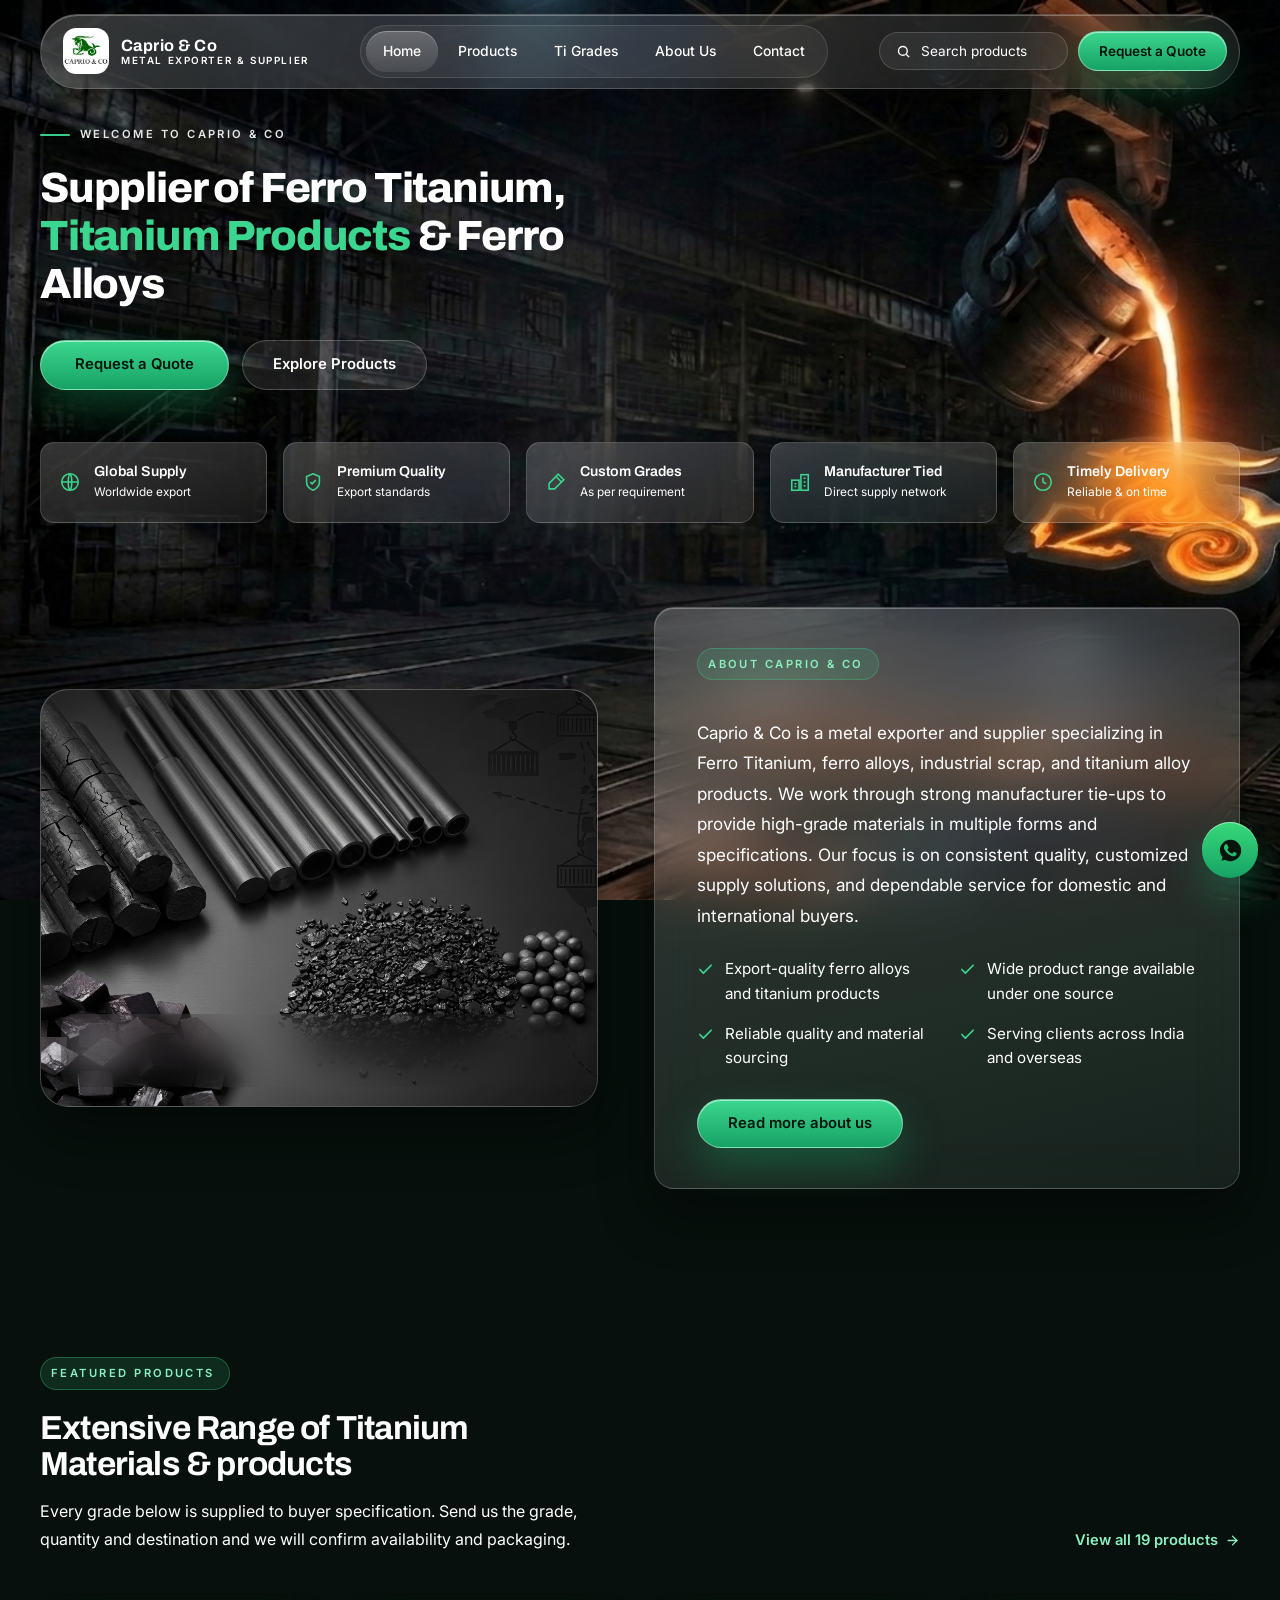
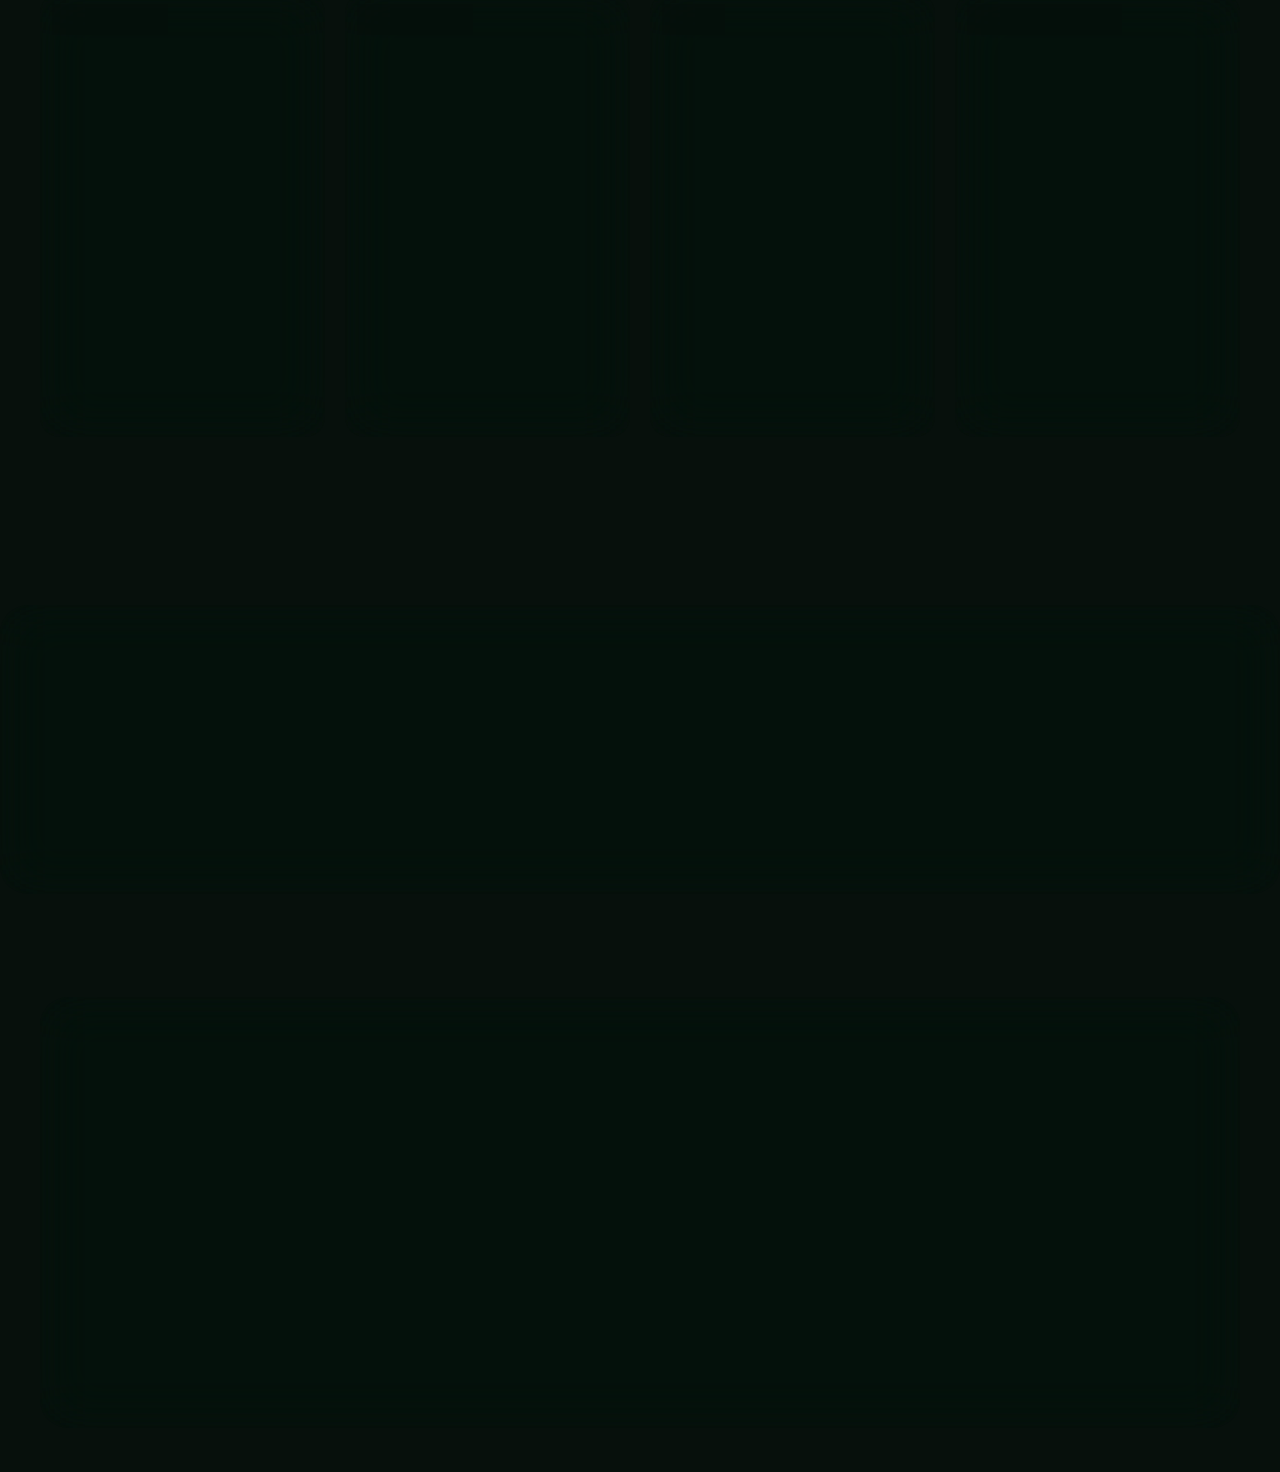
<file: index.html>
<!DOCTYPE html>
<html lang="en">
<head>
<meta charset="utf-8">
<meta name="viewport" content="width=device-width, initial-scale=1">
<title>Caprio &amp; Co — Ferro Alloys, Titanium Products &amp; Industrial Metal Supplier</title>
<meta name="description" content="Caprio &amp; Co is a metal exporter and supplier of export-quality Ferro Titanium, ferro alloys, metal scrap and titanium alloy pipes and tubes, with customized grades and manufacturer-backed sourcing. Mumbai, India.">
<meta name="keywords" content="ferro titanium supplier, ferro alloys exporter India, titanium alloy pipes, metal scrap supplier, ferro molybdenum, ferro nickel, duplex steel pipes, Mumbai metal exporter">
<link rel="canonical" href="https://www.caprioandco.com/">

<!-- Open Graph / social sharing -->
<meta property="og:type" content="website">
<meta property="og:title" content="Caprio &amp; Co — Metal Exporter &amp; Supplier">
<meta property="og:description" content="Export-quality Ferro Titanium, ferro alloys, industrial scrap and titanium alloy products with customized grades and manufacturer-backed sourcing.">
<meta property="og:image" content="assets/img/site/logo.jpg">
<meta name="theme-color" content="#0A0A0A">

<link rel="icon" href="assets/img/site/logo.jpg">
<link rel="apple-touch-icon" href="assets/img/site/logo.jpg">

<link rel="preconnect" href="https://fonts.googleapis.com">
<link rel="preconnect" href="https://fonts.gstatic.com" crossorigin>
<link href="https://fonts.googleapis.com/css2?family=Archivo:wght@500;600;700;800&family=Inter:wght@400;500;600&family=JetBrains+Mono:wght@400;500&display=swap" rel="stylesheet">
<link rel="stylesheet" href="assets/css/styles.css">

<script type="application/ld+json">
{
  "@context": "https://schema.org",
  "@type": "Organization",
  "name": "Caprio & Co",
  "description": "Metal exporter and supplier of ferro alloys, Ferro Titanium, industrial scrap and titanium alloy products.",
  "url": "https://www.caprioandco.com/",
  "logo": "https://www.caprioandco.com/assets/img/site/logo.jpg",
  "founder": { "@type": "Person", "name": "P Vel Anand" },
  "address": {
    "@type": "PostalAddress",
    "streetAddress": "C/403, VOC Tower, K.K Krishna Menan Marg",
    "addressLocality": "Mumbai",
    "postalCode": "400017",
    "addressCountry": "IN"
  },
  "telephone": "+91-9004397801",
  "email": "caprioandco@gmail.com",
  "areaServed": ["India", "Germany", "Italy", "United Arab Emirates", "Europe"]
}
</script>
</head>
<body>
<div class="ambient-field ambient-field--home" aria-hidden="true"></div>
<a class="skip-link" href="#main">Skip to content</a>

<!-- ============================================================ HEADER -->
<header class="header">
  <div class="wrap">
    <div class="header__bar glass">
      <a class="brand" href="index.html" aria-label="Caprio &amp; Co home">
        <img class="brand__mark" src="assets/img/site/logo.jpg" alt="Caprio &amp; Co logo" width="46" height="46">
        <span class="brand__text">
          <span class="brand__name">Caprio &amp; Co</span>
          <span class="brand__tag">Metal Exporter &amp; Supplier</span>
        </span>
      </a>

      <nav class="nav" aria-label="Main">
        <a class="nav__link" href="index.html">Home</a>
        <div class="navitem">
          <a class="nav__link" href="products.html">Products</a>
          <div class="navmenu" id="products-menu"><!-- rendered from products.js --></div>
        </div>
        <a class="nav__link" href="ti-grades.html">Ti Grades</a>
        <a class="nav__link" href="about.html">About Us</a>
        <a class="nav__link" href="contact.html">Contact</a>
      </nav>

      <div class="header__actions">
        <form class="headersearch" role="search" action="products.html" method="get">
          <svg width="15" height="15" viewBox="0 0 24 24" fill="none" stroke="currentColor" stroke-width="2.2"><circle cx="11" cy="11" r="7"/><line x1="21" y1="21" x2="16.65" y2="16.65"/></svg>
          <label class="sr-only" for="site-search">Search products</label>
          <input id="site-search" type="search" name="q" placeholder="Search products" autocomplete="off">
        </form>
        <a class="btn btn--primary btn--sm" href="quote.html">Request a Quote</a>
        <button class="burger" aria-label="Open menu" aria-expanded="false" aria-controls="drawer">
          <span></span><span></span><span></span>
        </button>
      </div>
    </div>
  </div>
</header>

<div class="drawer" id="drawer">
  <a href="index.html" data-nav>Home</a>
  <a href="products.html" data-nav>Products</a>
  <a href="ti-grades.html" data-nav>Ti Grades</a>
  <a href="about.html" data-nav>About Us</a>
  <a href="contact.html" data-nav>Contact</a>
  <a class="btn btn--primary" href="quote.html">Request a Quote</a>
  <div class="drawer__meta">
    <a href="tel:+919004397801">+91 90043 97801</a><br>
    <a href="mailto:caprioandco@gmail.com">caprioandco@gmail.com</a><br>
    C/403, VOC Tower, Mumbai 400017
  </div>
</div>

<main id="main">

  <!-- ============================================================ HERO -->
  <section class="hero">
    <div class="wrap hero__inner hero__inner--solo">
      <div>
        <span class="eyebrow">Welcome to Caprio &amp; Co</span>
        <h1>Supplier of Ferro Titanium, <span class="accent">Titanium Products</span> &amp; Ferro Alloys</h1>
        <div class="hero__actions">
          <a class="btn btn--primary btn--wide" href="quote.html">Request a Quote</a>
          <a class="btn btn--ghost" href="products.html">Explore Products</a>
        </div>
      </div>
    </div>
  </section>

  <!-- ================================================== CAPABILITY STRIP -->
  <section class="capstrip">
    <div class="wrap capstrip__inner">
      <div class="cap">
        <svg width="22" height="22" viewBox="0 0 24 24" fill="none" stroke="currentColor" stroke-width="1.7"><circle cx="12" cy="12" r="9"/><path d="M3 12h18M12 3c2.6 2.5 2.6 15.5 0 18M12 3c-2.6 2.5-2.6 15.5 0 18"/></svg>
        <div><div class="cap__t">Global Supply</div><div class="cap__s">Worldwide export</div></div>
      </div>
      <div class="cap">
        <svg width="22" height="22" viewBox="0 0 24 24" fill="none" stroke="currentColor" stroke-width="1.7"><path d="M12 3l7 3v6c0 4.2-2.9 7.4-7 9-4.1-1.6-7-4.8-7-9V6l7-3z"/><path d="M9 12l2 2 4-4"/></svg>
        <div><div class="cap__t">Premium Quality</div><div class="cap__s">Export standards</div></div>
      </div>
      <div class="cap">
        <svg width="22" height="22" viewBox="0 0 24 24" fill="none" stroke="currentColor" stroke-width="1.7"><path d="M14.5 3.5l6 6-10 10H4.5v-6z"/><path d="M12 6l6 6"/></svg>
        <div><div class="cap__t">Custom Grades</div><div class="cap__s">As per requirement</div></div>
      </div>
      <div class="cap">
        <svg width="22" height="22" viewBox="0 0 24 24" fill="none" stroke="currentColor" stroke-width="1.7"><rect x="3" y="10" width="8" height="11"/><rect x="13" y="4" width="8" height="17"/><path d="M6 14h2M6 17h2M16 8h2M16 12h2M16 16h2"/></svg>
        <div><div class="cap__t">Manufacturer Tied</div><div class="cap__s">Direct supply network</div></div>
      </div>
      <div class="cap">
        <svg width="22" height="22" viewBox="0 0 24 24" fill="none" stroke="currentColor" stroke-width="1.7"><circle cx="12" cy="12" r="9"/><path d="M12 7v5l3.5 2"/></svg>
        <div><div class="cap__t">Timely Delivery</div><div class="cap__s">Reliable &amp; on time</div></div>
      </div>
    </div>
  </section>

  <!-- ================================================== ABOUT PREVIEW -->
  <section class="section">
    <div class="wrap split">
      <div class="split__media glass" data-reveal>
        <div class="imgph" aria-hidden="true"><span>plant.jpg &mdash; steel plant<br>1920 &times; 1080</span></div>
        <img src="assets/img/site/plant.jpg" alt="Steel plant and metal processing facility" loading="lazy" onerror="this.remove()">
        <div class="imgph__cap">Mumbai &middot; India<br><strong>Manufacturer-backed sourcing</strong></div>
      </div>
      <div class="glass" style="padding:40px 42px" data-reveal>
        <span class="eyebrow eyebrow--green">About Caprio &amp; Co</span>
        <p class="lede" style="margin-top:18px">Caprio &amp; Co is a metal exporter and supplier specializing in Ferro Titanium, ferro alloys, industrial scrap, and titanium alloy products. We work through strong manufacturer tie-ups to provide high-grade materials in multiple forms and specifications. Our focus is on consistent quality, customized supply solutions, and dependable service for domestic and international buyers.</p>
        <ul class="valuelist">
          <li><svg width="17" height="17" viewBox="0 0 24 24" fill="none" stroke="currentColor" stroke-width="2.4" stroke-linecap="round" stroke-linejoin="round"><polyline points="20 6 9 17 4 12"/></svg><span>Export-quality ferro alloys and titanium products</span></li>
          <li><svg width="17" height="17" viewBox="0 0 24 24" fill="none" stroke="currentColor" stroke-width="2.4" stroke-linecap="round" stroke-linejoin="round"><polyline points="20 6 9 17 4 12"/></svg><span>Wide product range available under one source</span></li>
          <li><svg width="17" height="17" viewBox="0 0 24 24" fill="none" stroke="currentColor" stroke-width="2.4" stroke-linecap="round" stroke-linejoin="round"><polyline points="20 6 9 17 4 12"/></svg><span>Reliable quality and material sourcing</span></li>
          <li><svg width="17" height="17" viewBox="0 0 24 24" fill="none" stroke="currentColor" stroke-width="2.4" stroke-linecap="round" stroke-linejoin="round"><polyline points="20 6 9 17 4 12"/></svg><span>Serving clients across India and overseas</span></li>
        </ul>
        <p style="margin-top:28px"><a class="btn btn--primary" href="about.html">Read more about us</a></p>
      </div>
    </div>
  </section>

  <!-- ================================================ FEATURED PRODUCTS -->
  <section class="section section--paper">
    <div class="wrap">
      <div class="sec-head" style="display:flex;justify-content:space-between;align-items:flex-end;gap:28px;max-width:none;flex-wrap:wrap">
        <div style="max-width:56ch">
          <span class="eyebrow eyebrow--green">Featured products</span>
          <h2>Extensive Range of Titanium Materials &amp; products</h2>
          <p>Every grade below is supplied to buyer specification. Send us the grade, quantity and destination and we will confirm availability and packaging.</p>
        </div>
        <a class="link-arrow" href="products.html">View all 19 products
          <svg width="15" height="15" viewBox="0 0 24 24" fill="none" stroke="currentColor" stroke-width="2.2" stroke-linecap="round" stroke-linejoin="round"><line x1="5" y1="12" x2="19" y2="12"/><polyline points="12 5 19 12 12 19"/></svg>
        </a>
      </div>

      <div class="grid g-4" id="featured-grid"><!-- rendered from products.js --></div>
    </div>
  </section>

  <!-- ============================================================== CTA -->
  <section class="ctaband">
    <div class="wrap ctaband__inner glass">
      <div>
        <span class="eyebrow">Request a quotation</span>
        <h2>Need a reliable alloy supplier?</h2>
        <p>Send us your material requirement, grade, quantity, and destination, and our team will provide a prompt quotation with suitable specifications and supply options.</p>
      </div>
      <div class="ctaband__actions">
        <a class="btn btn--primary btn--wide" href="quote.html">Request a Quote</a>
        <a class="btn btn--ghost" href="https://wa.me/919004397801" target="_blank" rel="noopener">WhatsApp us</a>
      </div>
    </div>
  </section>

</main>

<!-- ============================================================ FOOTER -->
<footer class="footer">
  <div class="wrap">
    <div class="footer__panel glass">
      <div class="footer__grid">
        <div>
          <a class="brand footer__brand" href="index.html">
            <img class="brand__mark" src="assets/img/site/logo.jpg" alt="" width="46" height="46">
            <span class="brand__text">
              <span class="brand__name">Caprio &amp; Co</span>
              <span class="brand__tag">Metal Exporter &amp; Supplier</span>
            </span>
          </a>
          <p class="footer__about">Metal exporter and supplier of Ferro Titanium, ferro alloys, industrial scrap and titanium alloy products, working through direct manufacturer tie-ups for domestic and international buyers.</p>
        </div>

        <div>
          <h4>Products</h4>
          <ul>
            <li><a href="product.html?p=ferro-titanium">Ferro Titanium</a></li>
            <li><a href="product.html?p=titanium-scrap">Titanium Scrap</a></li>
            <li><a href="products.html#titanium-products">Titanium Products</a></li>
            <li><a href="product.html?p=titanium-alloy-pipes-tubes">Titanium Alloy Pipes</a></li>
            <li><a href="products.html#ferro-alloys">Ferro Alloys</a></li>
          </ul>
        </div>

        <div>
          <h4>Company</h4>
          <ul>
            <li><a href="about.html">About Us</a></li>
            <li><a href="products.html">All Products</a></li>
            <li><a href="contact.html">Contact</a></li>
            <li><a href="quote.html">Request a Quote</a></li>
          </ul>
        </div>

        <div>
          <h4>Get in touch</h4>
          <ul>
            <li><a href="tel:+919004397801">+91 90043 97801</a></li>
            <li><a href="tel:+919082236878">+91 90822 36878</a></li>
            <li><a href="mailto:caprioandco@gmail.com">caprioandco@gmail.com</a></li>
            <li><a href="mailto:caprioandco2022@gmail.com">caprioandco2022@gmail.com</a></li>
            <li style="color:var(--text-faint);margin-top:14px">C/403, VOC Tower,<br>K.K Krishna Menan Marg,<br>Mumbai 400017, India</li>
          </ul>
        </div>
      </div>

      <div class="footer__bar">
        <span>&copy; <span data-year>2026</span> Caprio &amp; Co. All rights reserved.</span>
        <span>Ferro Alloys &middot; Metal Scrap &middot; Ferro Titanium &middot; Titanium Products</span>
      </div>
    </div>
  </div>
</footer>

<a class="wafab" href="https://wa.me/919004397801" target="_blank" rel="noopener" aria-label="Chat on WhatsApp">
  <svg width="27" height="27" viewBox="0 0 24 24" fill="currentColor"><path d="M17.5 14.4c-.3-.2-1.8-.9-2.1-1-.3-.1-.5-.2-.7.1-.2.3-.8 1-.9 1.2-.2.2-.3.2-.6.1-.3-.2-1.2-.5-2.3-1.4-.8-.8-1.4-1.7-1.6-2-.2-.3 0-.5.1-.6.1-.1.3-.4.5-.6.1-.2.2-.3.3-.5.1-.2 0-.4 0-.5 0-.1-.7-1.6-.9-2.2-.2-.6-.5-.5-.7-.5h-.6c-.2 0-.5.1-.8.4-.3.3-1 1-1 2.4s1 2.8 1.2 3c.1.2 1.9 3 4.7 4.1 2.3 1 2.8.8 3.3.7.5 0 1.6-.6 1.8-1.3.2-.6.2-1.2.2-1.3-.1-.1-.3-.2-.6-.4zM12 21.5c-1.7 0-3.3-.4-4.7-1.3l-3.3.9.9-3.2A9.4 9.4 0 012.5 12C2.5 6.8 6.8 2.5 12 2.5S21.5 6.8 21.5 12 17.2 21.5 12 21.5z"/></svg>
</a>

<script src="assets/js/products.js"></script>
<script src="assets/js/site.js"></script>
</body>
</html>
</file>
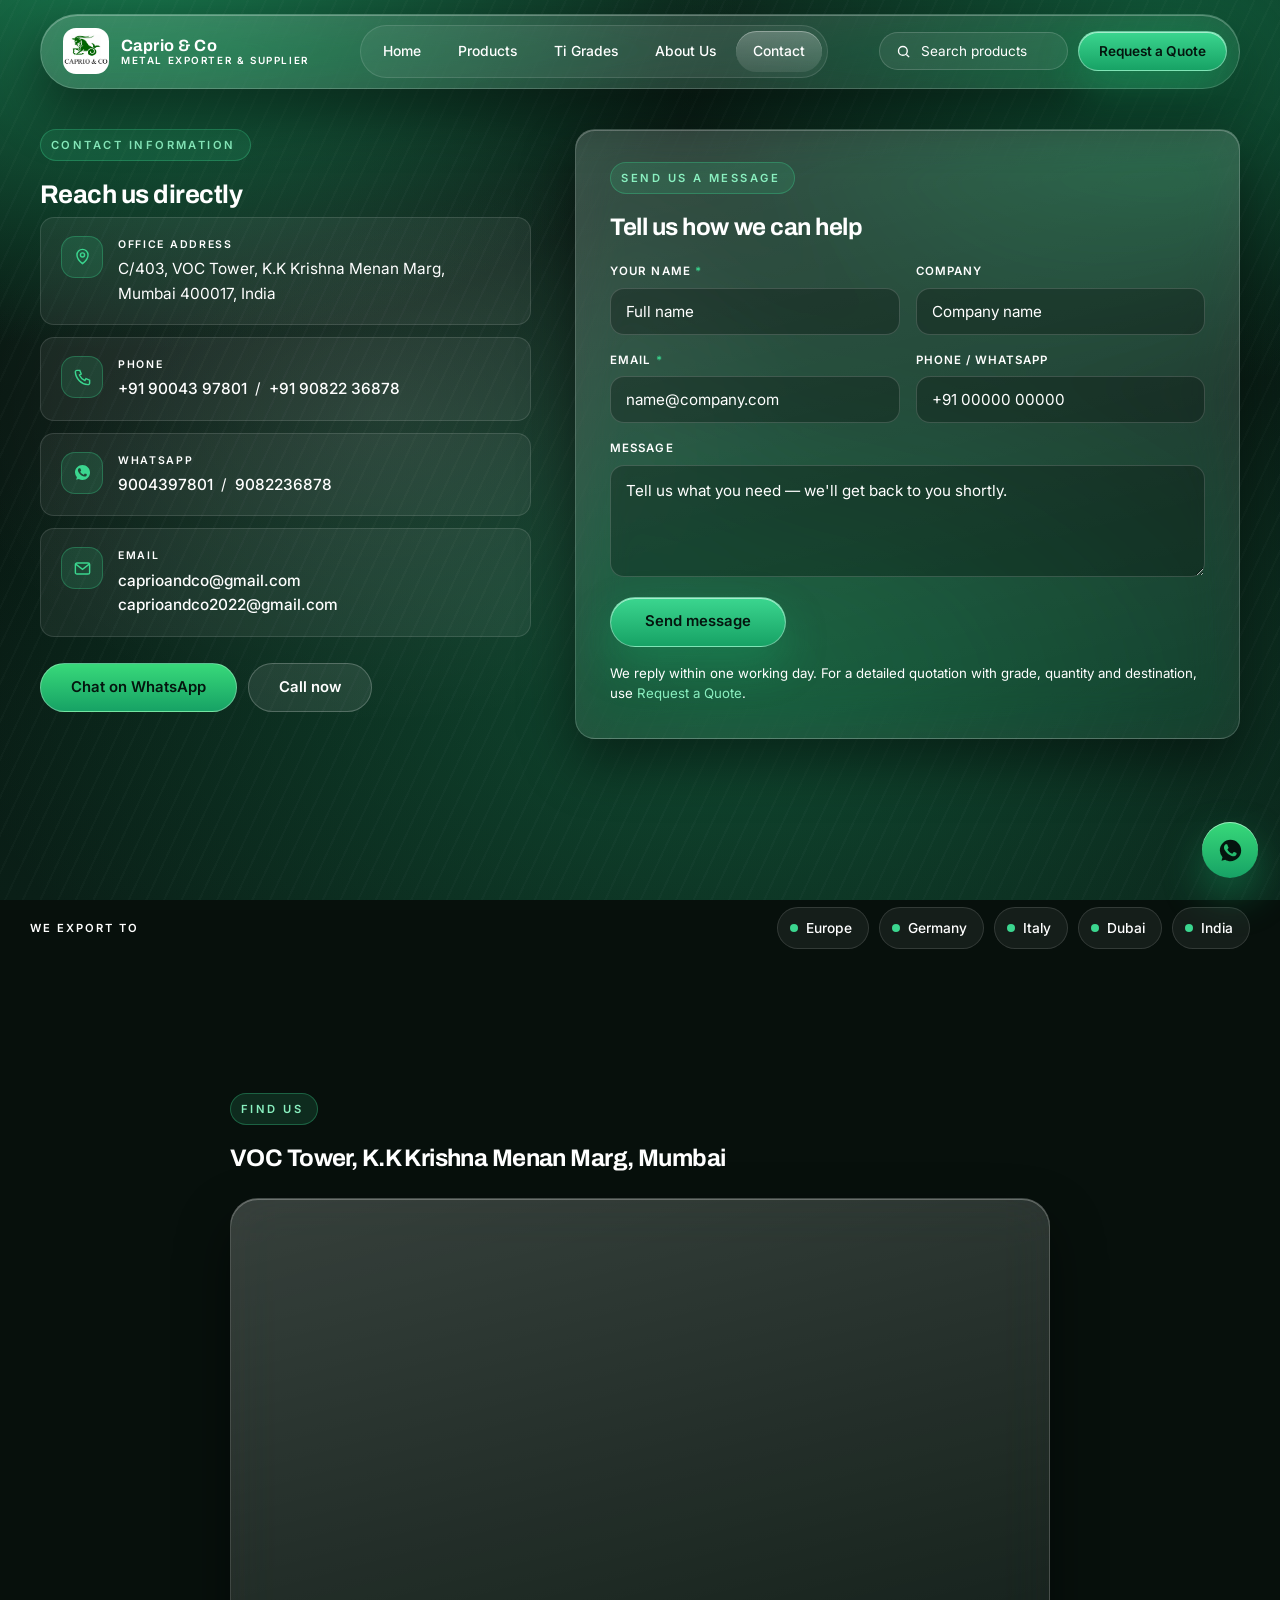
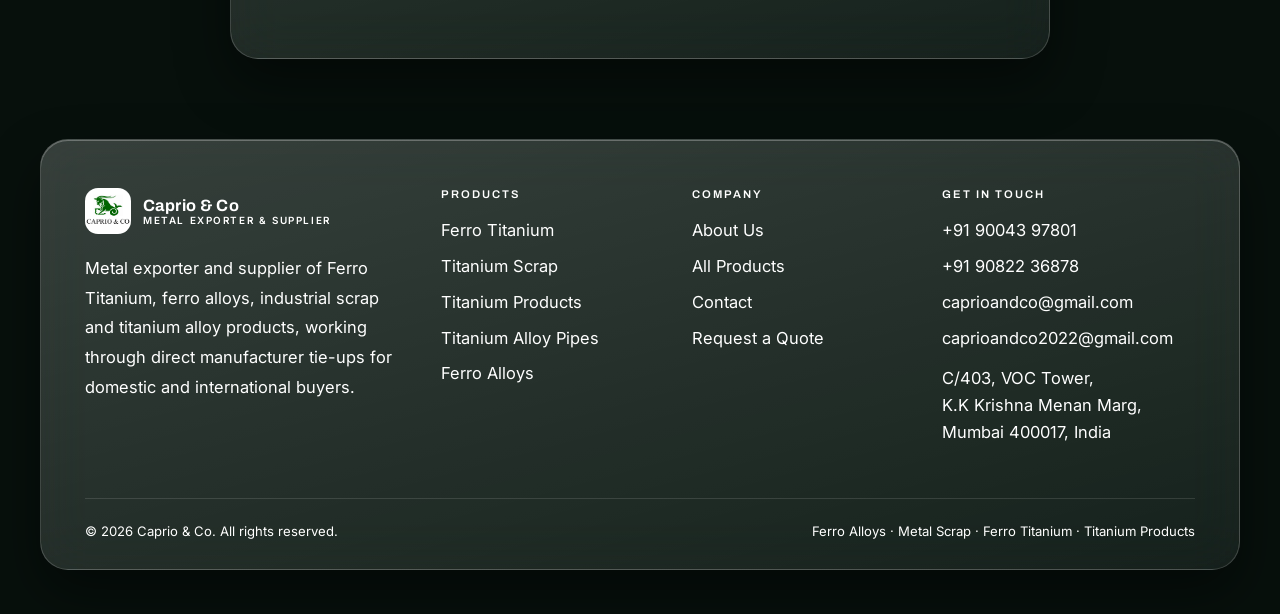
<file: contact.html>
<!DOCTYPE html>
<html lang="en">
<head>
<meta charset="utf-8">
<meta name="viewport" content="width=device-width, initial-scale=1">
<title>Contact &amp; Request a Quote — Caprio &amp; Co, Mumbai</title>
<meta name="description" content="Contact Caprio & Co in Mumbai for ferro alloys, Ferro Titanium, metal scrap and titanium alloy products. Phone +91 9004397801, caprioandco@gmail.com. Request a quotation with your grade, quantity and destination.">
<link rel="canonical" href="https://www.caprioandco.com/contact.html">
<meta property="og:title" content="Contact Caprio &amp; Co">
<meta property="og:description" content="We are here to serve your material needs. Request a quotation with grade, quantity and destination.">
<meta name="theme-color" content="#0A0A0A">
<link rel="icon" href="assets/img/site/logo.jpg">
<link rel="preconnect" href="https://fonts.googleapis.com">
<link rel="preconnect" href="https://fonts.gstatic.com" crossorigin>
<link href="https://fonts.googleapis.com/css2?family=Archivo:wght@500;600;700;800&family=Inter:wght@400;500;600&family=JetBrains+Mono:wght@400;500&display=swap" rel="stylesheet">
<link rel="stylesheet" href="assets/css/styles.css">
</head>
<body>
<div class="ambient-field" aria-hidden="true"></div>
<div class="ambient-noise" aria-hidden="true"></div>
<a class="skip-link" href="#main">Skip to content</a>

<header class="header">
  <div class="wrap">
    <div class="header__bar glass">
      <a class="brand" href="index.html" aria-label="Caprio &amp; Co home">
        <img class="brand__mark" src="assets/img/site/logo.jpg" alt="Caprio &amp; Co logo" width="46" height="46">
        <span class="brand__text">
          <span class="brand__name">Caprio &amp; Co</span>
          <span class="brand__tag">Metal Exporter &amp; Supplier</span>
        </span>
      </a>

      <nav class="nav" aria-label="Main">
        <a class="nav__link" href="index.html">Home</a>
        <div class="navitem">
          <a class="nav__link" href="products.html">Products</a>
          <div class="navmenu" id="products-menu"><!-- rendered from products.js --></div>
        </div>
        <a class="nav__link" href="ti-grades.html">Ti Grades</a>
        <a class="nav__link" href="about.html">About Us</a>
        <a class="nav__link" href="contact.html">Contact</a>
      </nav>

      <div class="header__actions">
        <form class="headersearch" role="search" action="products.html" method="get">
          <svg width="15" height="15" viewBox="0 0 24 24" fill="none" stroke="currentColor" stroke-width="2.2"><circle cx="11" cy="11" r="7"/><line x1="21" y1="21" x2="16.65" y2="16.65"/></svg>
          <label class="sr-only" for="site-search">Search products</label>
          <input id="site-search" type="search" name="q" placeholder="Search products" autocomplete="off">
        </form>
        <a class="btn btn--primary btn--sm" href="quote.html">Request a Quote</a>
        <button class="burger" aria-label="Open menu" aria-expanded="false" aria-controls="drawer">
          <span></span><span></span><span></span>
        </button>
      </div>
    </div>
  </div>
</header>

<div class="drawer" id="drawer">
  <a href="index.html" data-nav>Home</a>
  <a href="products.html" data-nav>Products</a>
  <a href="ti-grades.html" data-nav>Ti Grades</a>
  <a href="about.html" data-nav>About Us</a>
  <a href="contact.html" data-nav>Contact</a>
  <a class="btn btn--primary" href="quote.html">Request a Quote</a>
  <div class="drawer__meta">
    <a href="tel:+919004397801">+91 90043 97801</a><br>
    <a href="mailto:caprioandco@gmail.com">caprioandco@gmail.com</a><br>
    C/403, VOC Tower, Mumbai 400017
  </div>
</div>

<main id="main">

  <section class="section" id="message" style="padding-top:40px">
    <div class="wrap contact">

      <!-- Contact information -->
      <div data-reveal>
        <span class="eyebrow eyebrow--green">Contact information</span>
        <h2 style="font-size:1.6rem;margin-bottom:8px">Reach us directly</h2>

        <div class="cinfo">
          <div class="cinfo__row">
            <div class="cinfo__ico">
              <svg width="19" height="19" viewBox="0 0 24 24" fill="none" stroke="currentColor" stroke-width="1.8"><path d="M12 21s7-5.6 7-11a7 7 0 10-14 0c0 5.4 7 11 7 11z"/><circle cx="12" cy="10" r="2.6"/></svg>
            </div>
            <div>
              <div class="cinfo__l">Office address</div>
              <div class="cinfo__v">C/403, VOC Tower, K.K Krishna Menan Marg,<br>Mumbai 400017, India</div>
            </div>
          </div>

          <div class="cinfo__row">
            <div class="cinfo__ico">
              <svg width="19" height="19" viewBox="0 0 24 24" fill="none" stroke="currentColor" stroke-width="1.8"><path d="M5 3h3.6l1.8 4.5-2.3 1.4a12.5 12.5 0 006.9 6.9l1.4-2.3L21 15.4V19a2 2 0 01-2.2 2A17 17 0 013 5.2 2 2 0 015 3z"/></svg>
            </div>
            <div>
              <div class="cinfo__l">Phone</div>
              <div class="cinfo__v">
                <a href="tel:+919004397801">+91 90043 97801</a> &nbsp;/&nbsp;
                <a href="tel:+919082236878">+91 90822 36878</a>
              </div>
            </div>
          </div>

          <div class="cinfo__row">
            <div class="cinfo__ico">
              <svg width="19" height="19" viewBox="0 0 24 24" fill="currentColor"><path d="M17.5 14.4c-.3-.2-1.8-.9-2.1-1-.3-.1-.5-.2-.7.1-.2.3-.8 1-.9 1.2-.2.2-.3.2-.6.1-.3-.2-1.2-.5-2.3-1.4-.8-.8-1.4-1.7-1.6-2-.2-.3 0-.5.1-.6.1-.1.3-.4.5-.6.1-.2.2-.3.3-.5.1-.2 0-.4 0-.5 0-.1-.7-1.6-.9-2.2-.2-.6-.5-.5-.7-.5h-.6c-.2 0-.5.1-.8.4-.3.3-1 1-1 2.4s1 2.8 1.2 3c.1.2 1.9 3 4.7 4.1 2.3 1 2.8.8 3.3.7.5 0 1.6-.6 1.8-1.3.2-.6.2-1.2.2-1.3-.1-.1-.3-.2-.6-.4zM12 21.5c-1.7 0-3.3-.4-4.7-1.3l-3.3.9.9-3.2A9.4 9.4 0 012.5 12C2.5 6.8 6.8 2.5 12 2.5S21.5 6.8 21.5 12 17.2 21.5 12 21.5z"/></svg>
            </div>
            <div>
              <div class="cinfo__l">WhatsApp</div>
              <div class="cinfo__v">
                <a href="https://wa.me/919004397801" target="_blank" rel="noopener">9004397801</a> &nbsp;/&nbsp;
                <a href="https://wa.me/919082236878" target="_blank" rel="noopener">9082236878</a>
              </div>
            </div>
          </div>

          <div class="cinfo__row">
            <div class="cinfo__ico">
              <svg width="19" height="19" viewBox="0 0 24 24" fill="none" stroke="currentColor" stroke-width="1.8"><rect x="3" y="5" width="18" height="14" rx="2"/><path d="M3.5 6.5L12 13l8.5-6.5"/></svg>
            </div>
            <div>
              <div class="cinfo__l">Email</div>
              <div class="cinfo__v">
                <a href="mailto:caprioandco@gmail.com">caprioandco@gmail.com</a><br>
                <a href="mailto:caprioandco2022@gmail.com">caprioandco2022@gmail.com</a>
              </div>
            </div>
          </div>
        </div>

        <div style="display:flex;gap:11px;flex-wrap:wrap;margin-top:26px">
          <a class="btn btn--wa" href="https://wa.me/919004397801" target="_blank" rel="noopener">Chat on WhatsApp</a>
          <a class="btn btn--outline" href="tel:+919004397801">Call now</a>
        </div>
      </div>

      <!-- Simple enquiry form -->
      <div class="glass form" data-reveal>
        <span class="eyebrow eyebrow--green">Send us a message</span>
        <h2 style="font-size:1.5rem;margin-bottom:22px">Tell us how we can help</h2>

        <form id="contact-form" novalidate>
          <div class="form__grid">
            <div class="field">
              <label for="c-name">Your name <span class="req">*</span></label>
              <input id="c-name" name="name" type="text" required autocomplete="name" placeholder="Full name">
            </div>
            <div class="field">
              <label for="c-company">Company</label>
              <input id="c-company" name="company" type="text" autocomplete="organization" placeholder="Company name">
            </div>
            <div class="field">
              <label for="c-email">Email <span class="req">*</span></label>
              <input id="c-email" name="email" type="email" required autocomplete="email" placeholder="name@company.com">
            </div>
            <div class="field">
              <label for="c-phone">Phone / WhatsApp</label>
              <input id="c-phone" name="phone" type="tel" autocomplete="tel" placeholder="+91 00000 00000">
            </div>
            <div class="field field--full">
              <label for="c-message">Message</label>
              <textarea id="c-message" name="message" placeholder="Tell us what you need — we'll get back to you shortly."></textarea>
            </div>
          </div>

          <div class="form__foot">
            <button class="btn btn--primary btn--wide" type="submit">Send message</button>
            <p class="form__note">We reply within one working day. For a detailed quotation with grade, quantity and destination, use <a href="quote.html">Request a Quote</a>.</p>
          </div>
          <div class="formstatus" id="contact-form-status" role="status" aria-live="polite"></div>
        </form>
      </div>

    </div>
  </section>

  <!-- Export destinations -->
  <section class="section section--dark section--tight">
    <div class="wrap exports">
      <div class="exports__l">We export to</div>
      <div class="exports__list">
        <div class="exports__item"><div class="exports__flag"></div><span>Europe</span></div>
        <div class="exports__item"><div class="exports__flag"></div><span>Germany</span></div>
        <div class="exports__item"><div class="exports__flag"></div><span>Italy</span></div>
        <div class="exports__item"><div class="exports__flag"></div><span>Dubai</span></div>
        <div class="exports__item"><div class="exports__flag"></div><span>India</span></div>
      </div>
    </div>
  </section>

  <!-- Map -->
  <section class="section section--tight">
    <div class="wrap-narrow">
      <div class="sec-head" style="margin-bottom:26px">
        <span class="eyebrow eyebrow--green">Find us</span>
        <h2 style="font-size:1.5rem">VOC Tower, K.K Krishna Menan Marg, Mumbai</h2>
      </div>
      <div class="mapwrap glass">
        <iframe
          title="Caprio &amp; Co office location on map"
          src="https://www.google.com/maps?q=VOC%20Tower%2C%20K.K%20Krishna%20Menan%20Marg%2C%20Mumbai%20400017&output=embed"
          loading="lazy"
          referrerpolicy="no-referrer-when-downgrade"></iframe>
      </div>
    </div>
  </section>

</main>

<footer class="footer">
  <div class="wrap">
    <div class="footer__panel glass">
      <div class="footer__grid">
        <div>
          <a class="brand footer__brand" href="index.html">
            <img class="brand__mark" src="assets/img/site/logo.jpg" alt="" width="46" height="46">
            <span class="brand__text">
              <span class="brand__name">Caprio &amp; Co</span>
              <span class="brand__tag">Metal Exporter &amp; Supplier</span>
            </span>
          </a>
          <p class="footer__about">Metal exporter and supplier of Ferro Titanium, ferro alloys, industrial scrap and titanium alloy products, working through direct manufacturer tie-ups for domestic and international buyers.</p>
        </div>

        <div>
          <h4>Products</h4>
          <ul>
            <li><a href="product.html?p=ferro-titanium">Ferro Titanium</a></li>
            <li><a href="product.html?p=titanium-scrap">Titanium Scrap</a></li>
            <li><a href="products.html#titanium-products">Titanium Products</a></li>
            <li><a href="product.html?p=titanium-alloy-pipes-tubes">Titanium Alloy Pipes</a></li>
            <li><a href="products.html#ferro-alloys">Ferro Alloys</a></li>
          </ul>
        </div>

        <div>
          <h4>Company</h4>
          <ul>
            <li><a href="about.html">About Us</a></li>
            <li><a href="products.html">All Products</a></li>
            <li><a href="contact.html">Contact</a></li>
            <li><a href="quote.html">Request a Quote</a></li>
          </ul>
        </div>

        <div>
          <h4>Get in touch</h4>
          <ul>
            <li><a href="tel:+919004397801">+91 90043 97801</a></li>
            <li><a href="tel:+919082236878">+91 90822 36878</a></li>
            <li><a href="mailto:caprioandco@gmail.com">caprioandco@gmail.com</a></li>
            <li><a href="mailto:caprioandco2022@gmail.com">caprioandco2022@gmail.com</a></li>
            <li style="color:var(--text-faint);margin-top:14px">C/403, VOC Tower,<br>K.K Krishna Menan Marg,<br>Mumbai 400017, India</li>
          </ul>
        </div>
      </div>

      <div class="footer__bar">
        <span>&copy; <span data-year>2026</span> Caprio &amp; Co. All rights reserved.</span>
        <span>Ferro Alloys &middot; Metal Scrap &middot; Ferro Titanium &middot; Titanium Products</span>
      </div>
    </div>
  </div>
</footer>

<a class="wafab" href="https://wa.me/919004397801" target="_blank" rel="noopener" aria-label="Chat on WhatsApp">
  <svg width="27" height="27" viewBox="0 0 24 24" fill="currentColor"><path d="M17.5 14.4c-.3-.2-1.8-.9-2.1-1-.3-.1-.5-.2-.7.1-.2.3-.8 1-.9 1.2-.2.2-.3.2-.6.1-.3-.2-1.2-.5-2.3-1.4-.8-.8-1.4-1.7-1.6-2-.2-.3 0-.5.1-.6.1-.1.3-.4.5-.6.1-.2.2-.3.3-.5.1-.2 0-.4 0-.5 0-.1-.7-1.6-.9-2.2-.2-.6-.5-.5-.7-.5h-.6c-.2 0-.5.1-.8.4-.3.3-1 1-1 2.4s1 2.8 1.2 3c.1.2 1.9 3 4.7 4.1 2.3 1 2.8.8 3.3.7.5 0 1.6-.6 1.8-1.3.2-.6.2-1.2.2-1.3-.1-.1-.3-.2-.6-.4zM12 21.5c-1.7 0-3.3-.4-4.7-1.3l-3.3.9.9-3.2A9.4 9.4 0 012.5 12C2.5 6.8 6.8 2.5 12 2.5S21.5 6.8 21.5 12 17.2 21.5 12 21.5z"/></svg>
</a>

<script src="assets/js/products.js"></script>
<script src="assets/js/site.js"></script>
<script src="assets/js/forms-submit.js"></script>
</body>
</html>
</file>
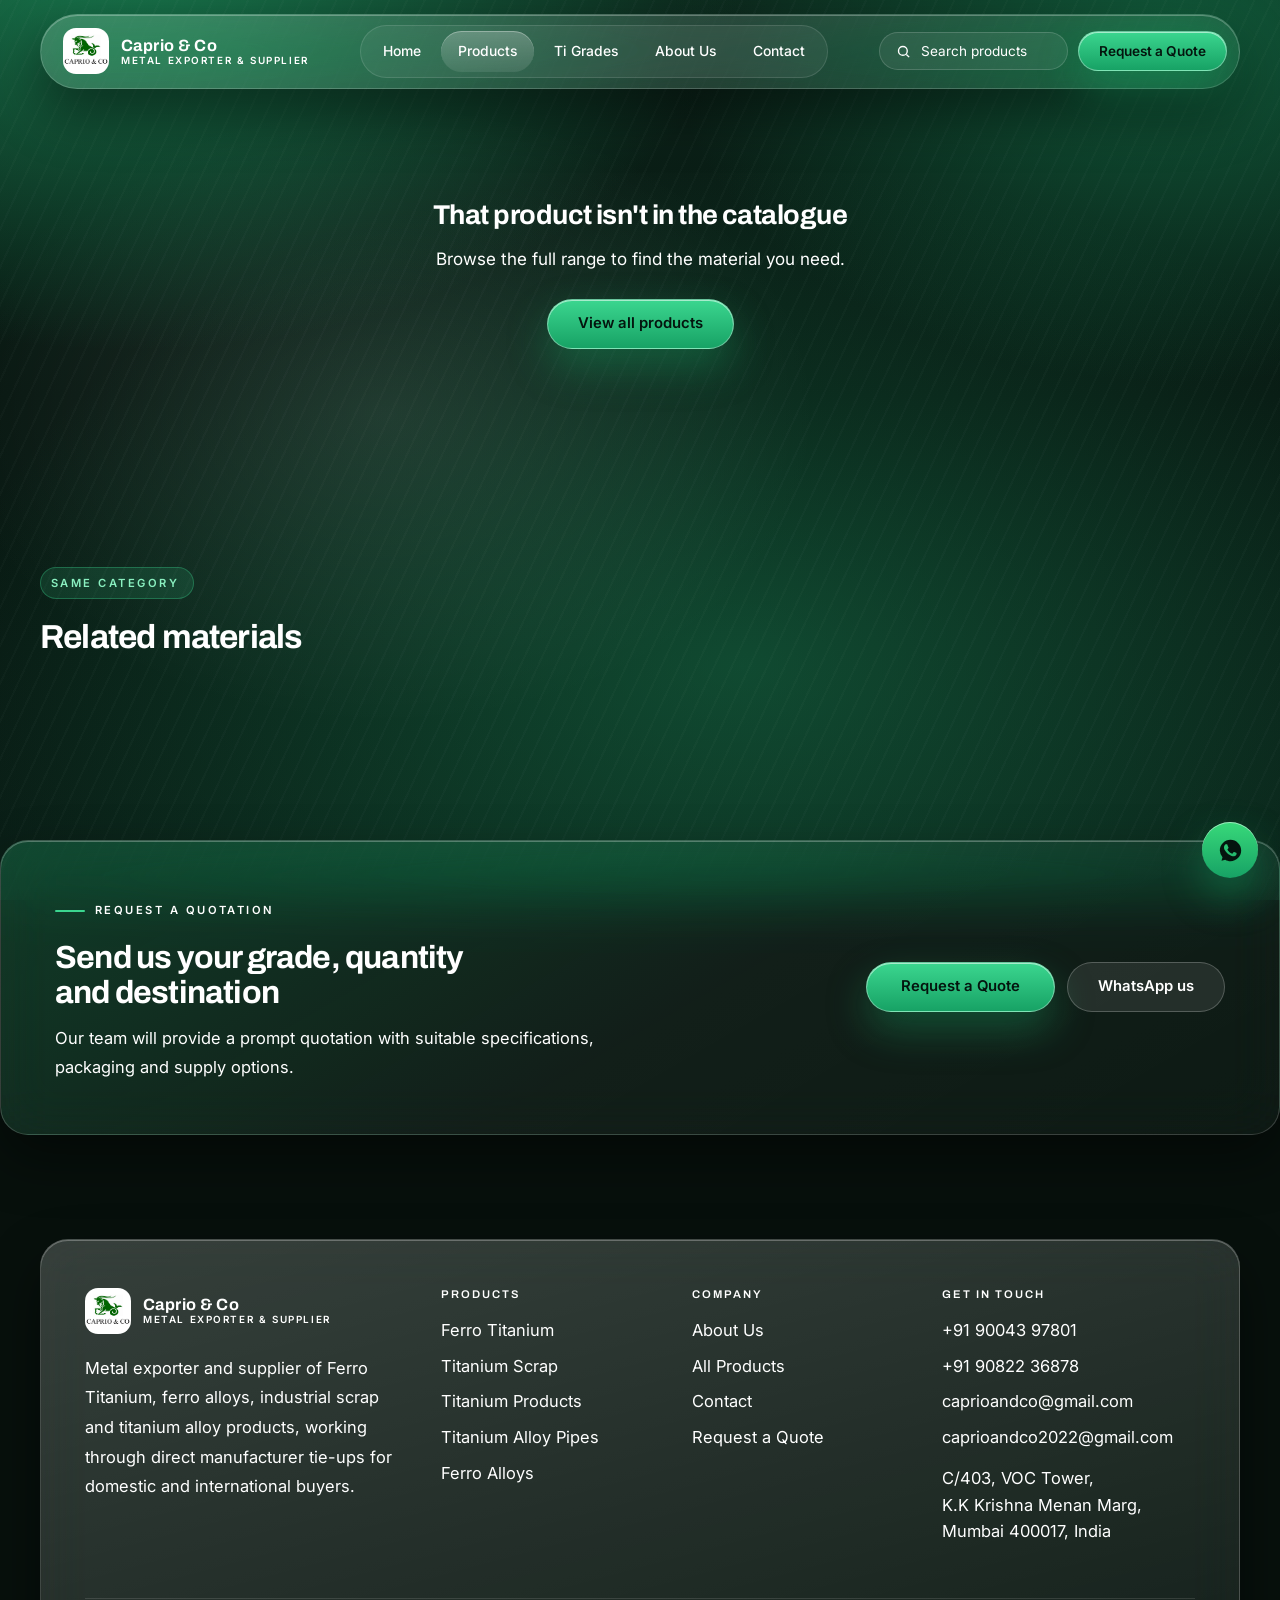
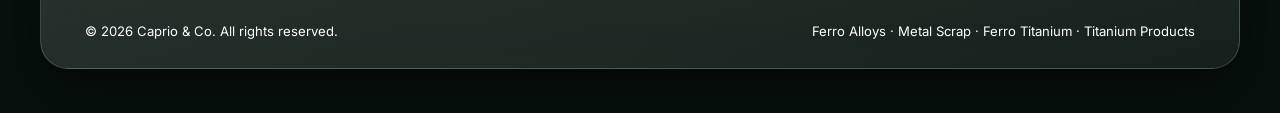
<file: product.html>
<!DOCTYPE html>
<html lang="en">
<head>
<meta charset="utf-8">
<meta name="viewport" content="width=device-width, initial-scale=1">
<title>Product Details | Caprio &amp; Co — Metal Exporter &amp; Supplier</title>
<meta name="description" content="Product specification, grades, forms, packaging and applications. Supplied by Caprio & Co, metal exporter and supplier of ferro alloys and titanium products.">
<meta property="og:title" content="Product Details — Caprio &amp; Co">
<meta name="theme-color" content="#0A0A0A">
<link rel="icon" href="assets/img/site/logo.jpg">
<link rel="preconnect" href="https://fonts.googleapis.com">
<link rel="preconnect" href="https://fonts.gstatic.com" crossorigin>
<link href="https://fonts.googleapis.com/css2?family=Archivo:wght@500;600;700;800&family=Inter:wght@400;500;600&family=JetBrains+Mono:wght@400;500&display=swap" rel="stylesheet">
<link rel="stylesheet" href="assets/css/styles.css">
</head>
<body>
<div class="ambient-field" aria-hidden="true"></div>
<div class="ambient-noise" aria-hidden="true"></div>
<a class="skip-link" href="#main">Skip to content</a>

<header class="header">
  <div class="wrap">
    <div class="header__bar glass">
      <a class="brand" href="index.html" aria-label="Caprio &amp; Co home">
        <img class="brand__mark" src="assets/img/site/logo.jpg" alt="Caprio &amp; Co logo" width="46" height="46">
        <span class="brand__text">
          <span class="brand__name">Caprio &amp; Co</span>
          <span class="brand__tag">Metal Exporter &amp; Supplier</span>
        </span>
      </a>

      <nav class="nav" aria-label="Main">
        <a class="nav__link" href="index.html">Home</a>
        <div class="navitem">
          <a class="nav__link" href="products.html">Products</a>
          <div class="navmenu" id="products-menu"><!-- rendered from products.js --></div>
        </div>
        <a class="nav__link" href="ti-grades.html">Ti Grades</a>
        <a class="nav__link" href="about.html">About Us</a>
        <a class="nav__link" href="contact.html">Contact</a>
      </nav>

      <div class="header__actions">
        <form class="headersearch" role="search" action="products.html" method="get">
          <svg width="15" height="15" viewBox="0 0 24 24" fill="none" stroke="currentColor" stroke-width="2.2"><circle cx="11" cy="11" r="7"/><line x1="21" y1="21" x2="16.65" y2="16.65"/></svg>
          <label class="sr-only" for="site-search">Search products</label>
          <input id="site-search" type="search" name="q" placeholder="Search products" autocomplete="off">
        </form>
        <a class="btn btn--primary btn--sm" href="quote.html">Request a Quote</a>
        <button class="burger" aria-label="Open menu" aria-expanded="false" aria-controls="drawer">
          <span></span><span></span><span></span>
        </button>
      </div>
    </div>
  </div>
</header>

<div class="drawer" id="drawer">
  <a href="index.html" data-nav>Home</a>
  <a href="products.html" data-nav>Products</a>
  <a href="ti-grades.html" data-nav>Ti Grades</a>
  <a href="about.html" data-nav>About Us</a>
  <a href="contact.html" data-nav>Contact</a>
  <a class="btn btn--primary" href="quote.html">Request a Quote</a>
  <div class="drawer__meta">
    <a href="tel:+919004397801">+91 90043 97801</a><br>
    <a href="mailto:caprioandco@gmail.com">caprioandco@gmail.com</a><br>
    C/403, VOC Tower, Mumbai 400017
  </div>
</div>

<main id="main">

  <div class="wrap">
    <nav class="crumbs" id="pdp-crumbs" aria-label="Breadcrumb"></nav>
  </div>

  <section class="section" style="padding-top:12px">
    <div class="wrap">
      <div class="pdp" id="pdp"><!-- rendered from products.js --></div>
      <div class="pdp__thumbs" id="pdp-thumbs"><!-- forms / grades --></div>
    </div>
  </section>

  <!-- Related -->
  <section class="section section--paper section--tight">
    <div class="wrap">
      <div class="sec-head">
        <span class="eyebrow eyebrow--green">Same category</span>
        <h2>Related materials</h2>
      </div>
      <div class="rail" id="pdp-related"></div>
    </div>
  </section>

  <section class="ctaband">
    <div class="wrap ctaband__inner glass">
      <div>
        <span class="eyebrow">Request a quotation</span>
        <h2>Send us your grade, quantity and destination</h2>
        <p>Our team will provide a prompt quotation with suitable specifications, packaging and supply options.</p>
      </div>
      <div class="ctaband__actions">
        <a class="btn btn--primary btn--wide" href="quote.html">Request a Quote</a>
        <a class="btn btn--ghost" href="https://wa.me/919004397801" target="_blank" rel="noopener">WhatsApp us</a>
      </div>
    </div>
  </section>

</main>

<footer class="footer">
  <div class="wrap">
    <div class="footer__panel glass">
      <div class="footer__grid">
        <div>
          <a class="brand footer__brand" href="index.html">
            <img class="brand__mark" src="assets/img/site/logo.jpg" alt="" width="46" height="46">
            <span class="brand__text">
              <span class="brand__name">Caprio &amp; Co</span>
              <span class="brand__tag">Metal Exporter &amp; Supplier</span>
            </span>
          </a>
          <p class="footer__about">Metal exporter and supplier of Ferro Titanium, ferro alloys, industrial scrap and titanium alloy products, working through direct manufacturer tie-ups for domestic and international buyers.</p>
        </div>

        <div>
          <h4>Products</h4>
          <ul>
            <li><a href="product.html?p=ferro-titanium">Ferro Titanium</a></li>
            <li><a href="product.html?p=titanium-scrap">Titanium Scrap</a></li>
            <li><a href="products.html#titanium-products">Titanium Products</a></li>
            <li><a href="product.html?p=titanium-alloy-pipes-tubes">Titanium Alloy Pipes</a></li>
            <li><a href="products.html#ferro-alloys">Ferro Alloys</a></li>
          </ul>
        </div>

        <div>
          <h4>Company</h4>
          <ul>
            <li><a href="about.html">About Us</a></li>
            <li><a href="products.html">All Products</a></li>
            <li><a href="contact.html">Contact</a></li>
            <li><a href="quote.html">Request a Quote</a></li>
          </ul>
        </div>

        <div>
          <h4>Get in touch</h4>
          <ul>
            <li><a href="tel:+919004397801">+91 90043 97801</a></li>
            <li><a href="tel:+919082236878">+91 90822 36878</a></li>
            <li><a href="mailto:caprioandco@gmail.com">caprioandco@gmail.com</a></li>
            <li><a href="mailto:caprioandco2022@gmail.com">caprioandco2022@gmail.com</a></li>
            <li style="color:var(--text-faint);margin-top:14px">C/403, VOC Tower,<br>K.K Krishna Menan Marg,<br>Mumbai 400017, India</li>
          </ul>
        </div>
      </div>

      <div class="footer__bar">
        <span>&copy; <span data-year>2026</span> Caprio &amp; Co. All rights reserved.</span>
        <span>Ferro Alloys &middot; Metal Scrap &middot; Ferro Titanium &middot; Titanium Products</span>
      </div>
    </div>
  </div>
</footer>

<a class="wafab" href="https://wa.me/919004397801" target="_blank" rel="noopener" aria-label="Chat on WhatsApp">
  <svg width="27" height="27" viewBox="0 0 24 24" fill="currentColor"><path d="M17.5 14.4c-.3-.2-1.8-.9-2.1-1-.3-.1-.5-.2-.7.1-.2.3-.8 1-.9 1.2-.2.2-.3.2-.6.1-.3-.2-1.2-.5-2.3-1.4-.8-.8-1.4-1.7-1.6-2-.2-.3 0-.5.1-.6.1-.1.3-.4.5-.6.1-.2.2-.3.3-.5.1-.2 0-.4 0-.5 0-.1-.7-1.6-.9-2.2-.2-.6-.5-.5-.7-.5h-.6c-.2 0-.5.1-.8.4-.3.3-1 1-1 2.4s1 2.8 1.2 3c.1.2 1.9 3 4.7 4.1 2.3 1 2.8.8 3.3.7.5 0 1.6-.6 1.8-1.3.2-.6.2-1.2.2-1.3-.1-.1-.3-.2-.6-.4zM12 21.5c-1.7 0-3.3-.4-4.7-1.3l-3.3.9.9-3.2A9.4 9.4 0 012.5 12C2.5 6.8 6.8 2.5 12 2.5S21.5 6.8 21.5 12 17.2 21.5 12 21.5z"/></svg>
</a>

<script src="assets/js/products.js"></script>
<script src="assets/js/site.js"></script>
</body>
</html>
</file>
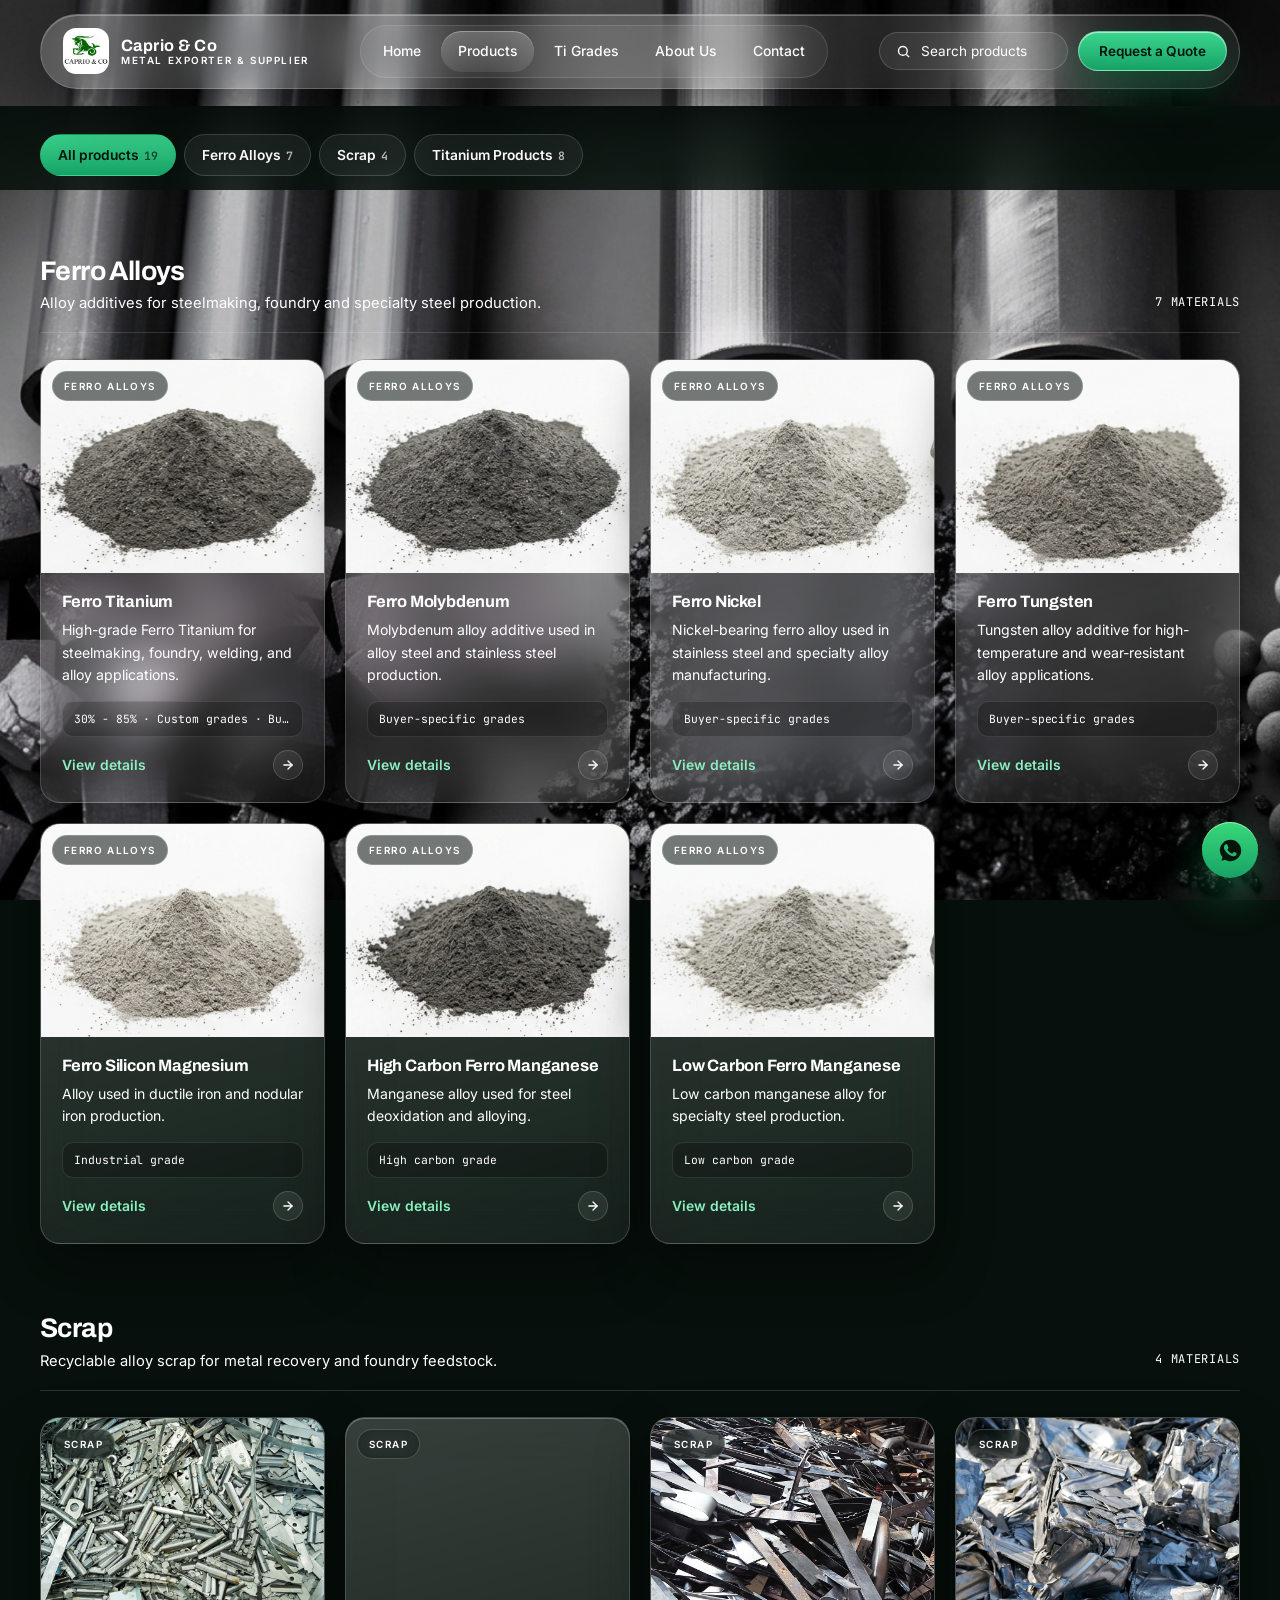
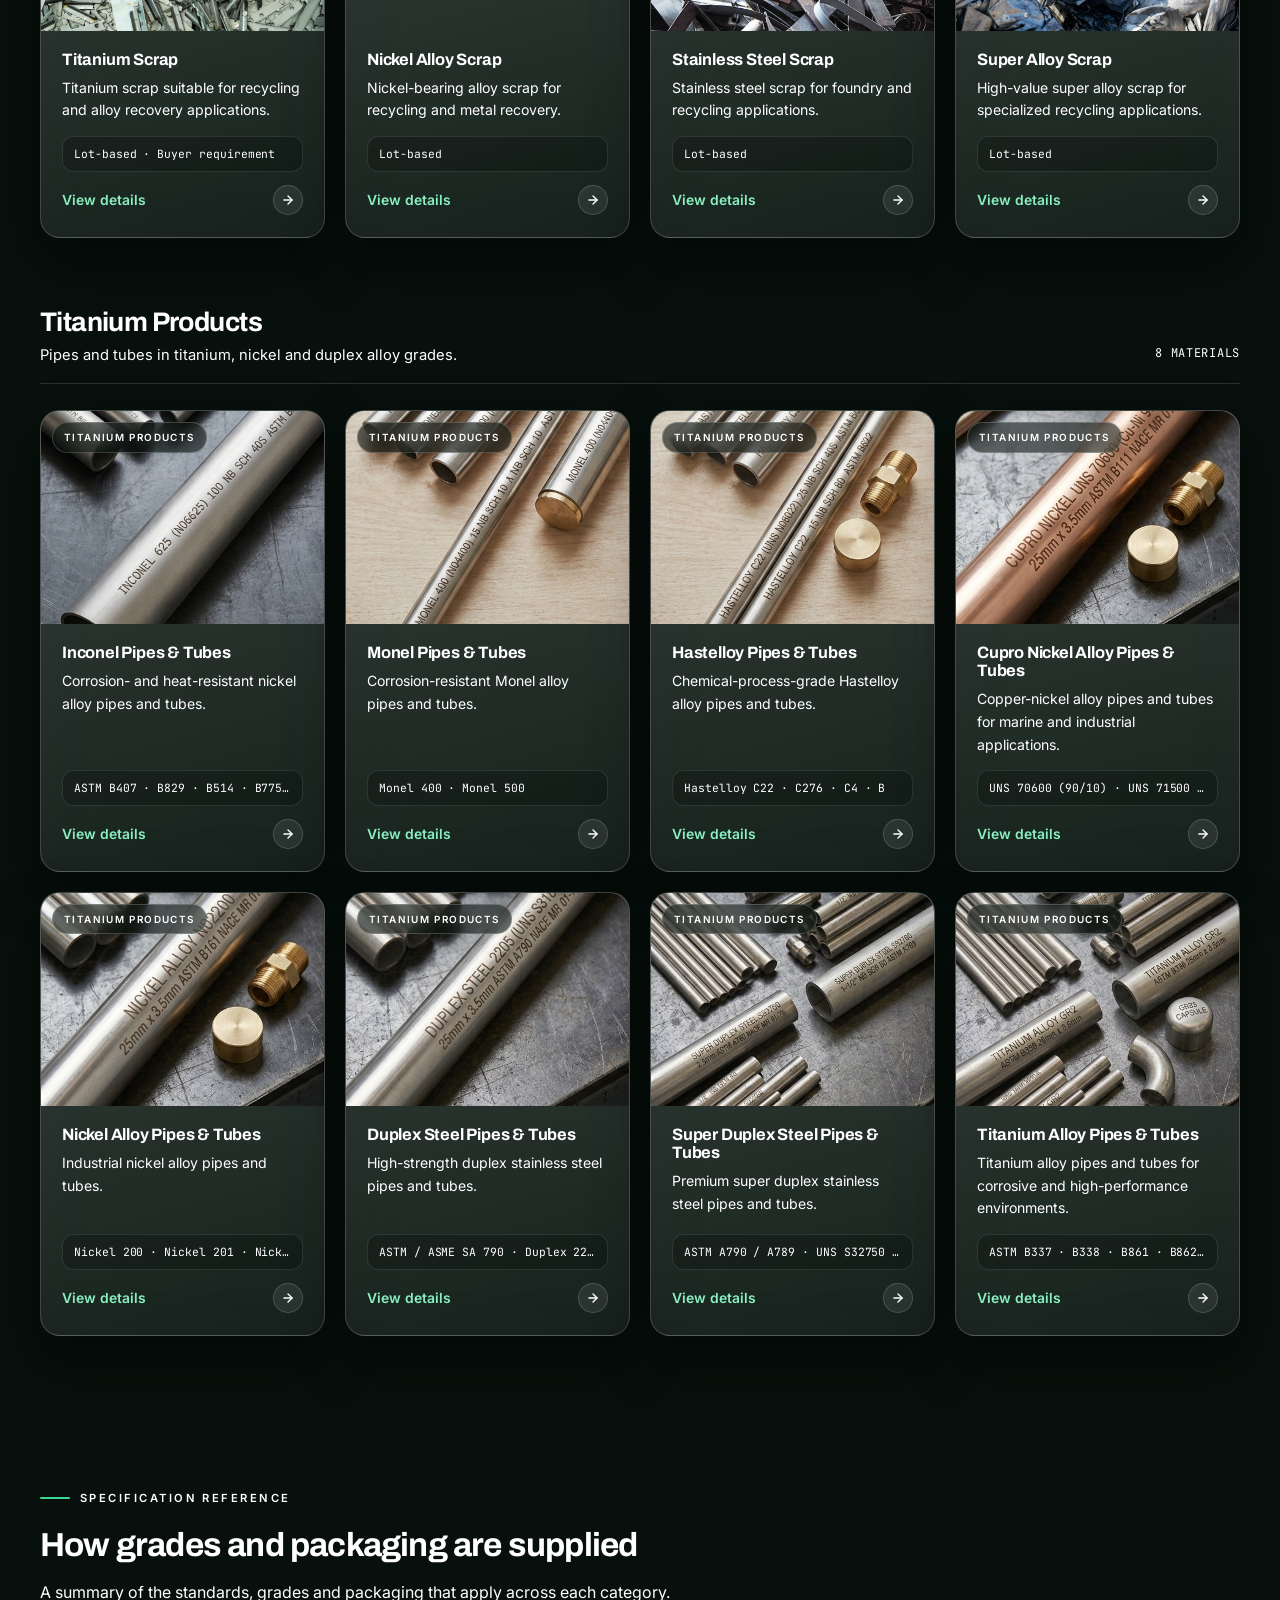
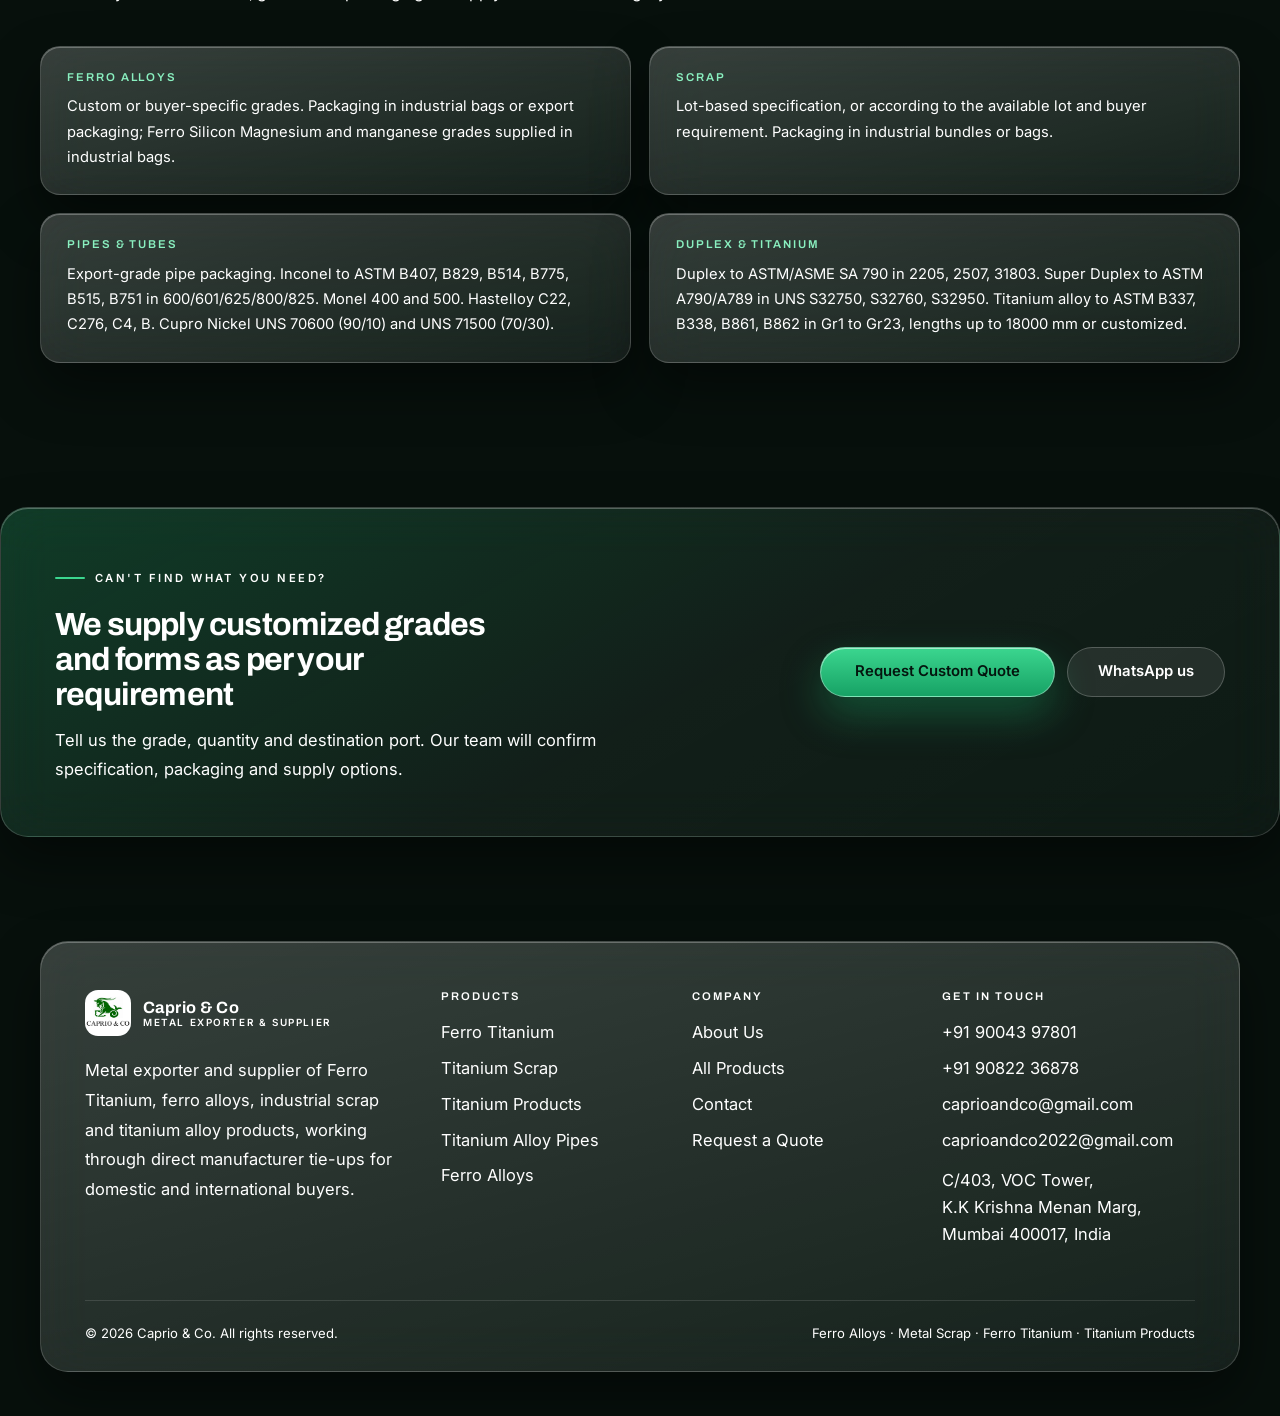
<file: products.html>
<!DOCTYPE html>
<html lang="en">
<head>
<meta charset="utf-8">
<meta name="viewport" content="width=device-width, initial-scale=1">
<title>Products — Ferro Alloys, Scrap &amp; Titanium Products | Caprio &amp; Co</title>
<meta name="description" content="Browse 19 products from Caprio & Co: Ferro Titanium, Ferro Molybdenum, Ferro Nickel, Ferro Tungsten, titanium and nickel alloy scrap, and Inconel, Monel, Hastelloy, duplex and titanium alloy pipes and tubes.">
<link rel="canonical" href="https://www.caprioandco.com/products.html">
<meta property="og:title" content="Products — Caprio &amp; Co">
<meta property="og:description" content="Ferro alloys, industrial scrap and titanium alloy pipes and tubes, supplied to buyer specification.">
<meta name="theme-color" content="#0A0A0A">
<link rel="icon" href="assets/img/site/logo.jpg">
<link rel="preconnect" href="https://fonts.googleapis.com">
<link rel="preconnect" href="https://fonts.gstatic.com" crossorigin>
<link href="https://fonts.googleapis.com/css2?family=Archivo:wght@500;600;700;800&family=Inter:wght@400;500;600&family=JetBrains+Mono:wght@400;500&display=swap" rel="stylesheet">
<link rel="stylesheet" href="assets/css/styles.css">
</head>
<body>
<div class="ambient-field ambient-field--products" aria-hidden="true"></div>
<a class="skip-link" href="#main">Skip to content</a>

<header class="header">
  <div class="wrap">
    <div class="header__bar glass">
      <a class="brand" href="index.html" aria-label="Caprio &amp; Co home">
        <img class="brand__mark" src="assets/img/site/logo.jpg" alt="Caprio &amp; Co logo" width="46" height="46">
        <span class="brand__text">
          <span class="brand__name">Caprio &amp; Co</span>
          <span class="brand__tag">Metal Exporter &amp; Supplier</span>
        </span>
      </a>

      <nav class="nav" aria-label="Main">
        <a class="nav__link" href="index.html">Home</a>
        <div class="navitem">
          <a class="nav__link" href="products.html">Products</a>
          <div class="navmenu" id="products-menu"><!-- rendered from products.js --></div>
        </div>
        <a class="nav__link" href="ti-grades.html">Ti Grades</a>
        <a class="nav__link" href="about.html">About Us</a>
        <a class="nav__link" href="contact.html">Contact</a>
      </nav>

      <div class="header__actions">
        <form class="headersearch" role="search" action="products.html" method="get">
          <svg width="15" height="15" viewBox="0 0 24 24" fill="none" stroke="currentColor" stroke-width="2.2"><circle cx="11" cy="11" r="7"/><line x1="21" y1="21" x2="16.65" y2="16.65"/></svg>
          <label class="sr-only" for="site-search">Search products</label>
          <input id="site-search" type="search" name="q" placeholder="Search products" autocomplete="off">
        </form>
        <a class="btn btn--primary btn--sm" href="quote.html">Request a Quote</a>
        <button class="burger" aria-label="Open menu" aria-expanded="false" aria-controls="drawer">
          <span></span><span></span><span></span>
        </button>
      </div>
    </div>
  </div>
</header>

<div class="drawer" id="drawer">
  <a href="index.html" data-nav>Home</a>
  <a href="products.html" data-nav>Products</a>
  <a href="ti-grades.html" data-nav>Ti Grades</a>
  <a href="about.html" data-nav>About Us</a>
  <a href="contact.html" data-nav>Contact</a>
  <a class="btn btn--primary" href="quote.html">Request a Quote</a>
  <div class="drawer__meta">
    <a href="tel:+919004397801">+91 90043 97801</a><br>
    <a href="mailto:caprioandco@gmail.com">caprioandco@gmail.com</a><br>
    C/403, VOC Tower, Mumbai 400017
  </div>
</div>

<main id="main">

  <!-- Category filter -->
  <div class="catnav" style="padding-top:14px">
    <div class="wrap catnav__inner" id="catnav"><!-- rendered from products.js --></div>
  </div>

  <section class="section">
    <div class="wrap" id="product-catalogue"><!-- rendered from products.js --></div>
  </section>

  <!-- Specification reference -->
  <section class="section section--dark section--tight">
    <div class="wrap">
      <div class="sec-head">
        <span class="eyebrow">Specification reference</span>
        <h2>How grades and packaging are supplied</h2>
        <p>A summary of the standards, grades and packaging that apply across each category.</p>
      </div>
      <div class="notes" id="spec-notes"><!-- rendered from products.js --></div>
    </div>
  </section>

  <section class="ctaband">
    <div class="wrap ctaband__inner glass">
      <div>
        <span class="eyebrow">Can't find what you need?</span>
        <h2>We supply customized grades and forms as per your requirement</h2>
        <p>Tell us the grade, quantity and destination port. Our team will confirm specification, packaging and supply options.</p>
      </div>
      <div class="ctaband__actions">
        <a class="btn btn--primary btn--wide" href="quote.html">Request Custom Quote</a>
        <a class="btn btn--ghost" href="https://wa.me/919004397801" target="_blank" rel="noopener">WhatsApp us</a>
      </div>
    </div>
  </section>

</main>

<footer class="footer">
  <div class="wrap">
    <div class="footer__panel glass">
      <div class="footer__grid">
        <div>
          <a class="brand footer__brand" href="index.html">
            <img class="brand__mark" src="assets/img/site/logo.jpg" alt="" width="46" height="46">
            <span class="brand__text">
              <span class="brand__name">Caprio &amp; Co</span>
              <span class="brand__tag">Metal Exporter &amp; Supplier</span>
            </span>
          </a>
          <p class="footer__about">Metal exporter and supplier of Ferro Titanium, ferro alloys, industrial scrap and titanium alloy products, working through direct manufacturer tie-ups for domestic and international buyers.</p>
        </div>

        <div>
          <h4>Products</h4>
          <ul>
            <li><a href="product.html?p=ferro-titanium">Ferro Titanium</a></li>
            <li><a href="product.html?p=titanium-scrap">Titanium Scrap</a></li>
            <li><a href="products.html#titanium-products">Titanium Products</a></li>
            <li><a href="product.html?p=titanium-alloy-pipes-tubes">Titanium Alloy Pipes</a></li>
            <li><a href="products.html#ferro-alloys">Ferro Alloys</a></li>
          </ul>
        </div>

        <div>
          <h4>Company</h4>
          <ul>
            <li><a href="about.html">About Us</a></li>
            <li><a href="products.html">All Products</a></li>
            <li><a href="contact.html">Contact</a></li>
            <li><a href="quote.html">Request a Quote</a></li>
          </ul>
        </div>

        <div>
          <h4>Get in touch</h4>
          <ul>
            <li><a href="tel:+919004397801">+91 90043 97801</a></li>
            <li><a href="tel:+919082236878">+91 90822 36878</a></li>
            <li><a href="mailto:caprioandco@gmail.com">caprioandco@gmail.com</a></li>
            <li><a href="mailto:caprioandco2022@gmail.com">caprioandco2022@gmail.com</a></li>
            <li style="color:var(--text-faint);margin-top:14px">C/403, VOC Tower,<br>K.K Krishna Menan Marg,<br>Mumbai 400017, India</li>
          </ul>
        </div>
      </div>

      <div class="footer__bar">
        <span>&copy; <span data-year>2026</span> Caprio &amp; Co. All rights reserved.</span>
        <span>Ferro Alloys &middot; Metal Scrap &middot; Ferro Titanium &middot; Titanium Products</span>
      </div>
    </div>
  </div>
</footer>

<a class="wafab" href="https://wa.me/919004397801" target="_blank" rel="noopener" aria-label="Chat on WhatsApp">
  <svg width="27" height="27" viewBox="0 0 24 24" fill="currentColor"><path d="M17.5 14.4c-.3-.2-1.8-.9-2.1-1-.3-.1-.5-.2-.7.1-.2.3-.8 1-.9 1.2-.2.2-.3.2-.6.1-.3-.2-1.2-.5-2.3-1.4-.8-.8-1.4-1.7-1.6-2-.2-.3 0-.5.1-.6.1-.1.3-.4.5-.6.1-.2.2-.3.3-.5.1-.2 0-.4 0-.5 0-.1-.7-1.6-.9-2.2-.2-.6-.5-.5-.7-.5h-.6c-.2 0-.5.1-.8.4-.3.3-1 1-1 2.4s1 2.8 1.2 3c.1.2 1.9 3 4.7 4.1 2.3 1 2.8.8 3.3.7.5 0 1.6-.6 1.8-1.3.2-.6.2-1.2.2-1.3-.1-.1-.3-.2-.6-.4zM12 21.5c-1.7 0-3.3-.4-4.7-1.3l-3.3.9.9-3.2A9.4 9.4 0 012.5 12C2.5 6.8 6.8 2.5 12 2.5S21.5 6.8 21.5 12 17.2 21.5 12 21.5z"/></svg>
</a>

<script src="assets/js/products.js"></script>
<script src="assets/js/site.js"></script>
</body>
</html>
</file>
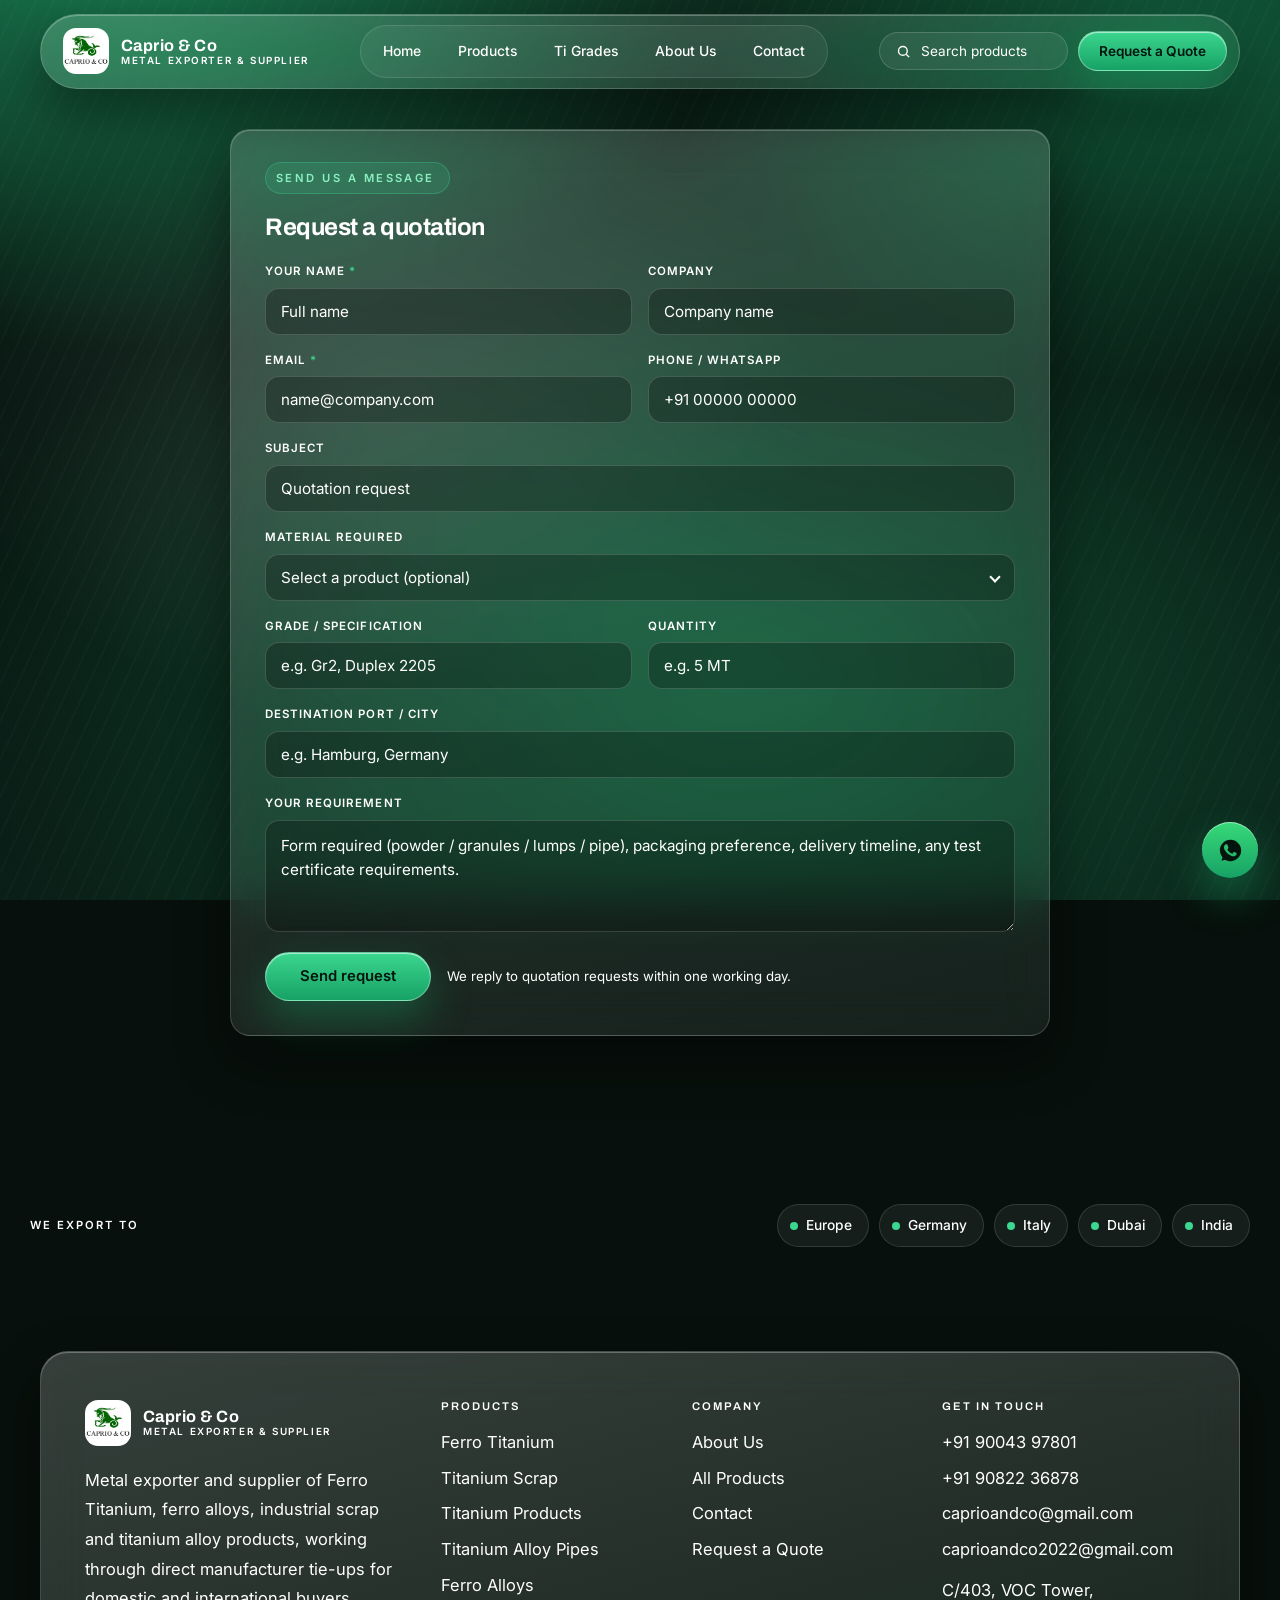
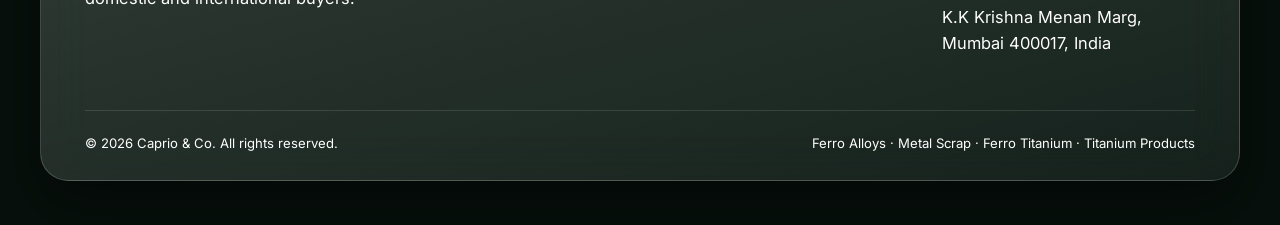
<file: quote.html>
<!DOCTYPE html>
<html lang="en">
<head>
<meta charset="utf-8">
<meta name="viewport" content="width=device-width, initial-scale=1">
<title>Request a Quote — Caprio &amp; Co, Metal Exporter &amp; Supplier</title>
<meta name="description" content="Request a quotation from Caprio & Co for Ferro Titanium, ferro alloys, metal scrap or titanium alloy pipes and tubes. Tell us the grade, quantity and destination and we'll reply with specifications and pricing.">
<link rel="canonical" href="https://www.caprioandco.com/quote.html">
<meta property="og:title" content="Request a Quote — Caprio &amp; Co">
<meta property="og:description" content="Tell us your material, grade, quantity and destination — we'll reply with a prompt quotation.">
<meta name="theme-color" content="#0A0A0A">
<link rel="icon" href="assets/img/site/logo.jpg">
<link rel="preconnect" href="https://fonts.googleapis.com">
<link rel="preconnect" href="https://fonts.gstatic.com" crossorigin>
<link href="https://fonts.googleapis.com/css2?family=Archivo:wght@500;600;700;800&family=Inter:wght@400;500;600&family=JetBrains+Mono:wght@400;500&display=swap" rel="stylesheet">
<link rel="stylesheet" href="assets/css/styles.css">
</head>
<body>
<div class="ambient-field" aria-hidden="true"></div>
<div class="ambient-noise" aria-hidden="true"></div>
<a class="skip-link" href="#main">Skip to content</a>

<header class="header">
  <div class="wrap">
    <div class="header__bar glass">
      <a class="brand" href="index.html" aria-label="Caprio &amp; Co home">
        <img class="brand__mark" src="assets/img/site/logo.jpg" alt="Caprio &amp; Co logo" width="46" height="46">
        <span class="brand__text">
          <span class="brand__name">Caprio &amp; Co</span>
          <span class="brand__tag">Metal Exporter &amp; Supplier</span>
        </span>
      </a>

      <nav class="nav" aria-label="Main">
        <a class="nav__link" href="index.html">Home</a>
        <div class="navitem">
          <a class="nav__link" href="products.html">Products</a>
          <div class="navmenu" id="products-menu"><!-- rendered from products.js --></div>
        </div>
        <a class="nav__link" href="ti-grades.html">Ti Grades</a>
        <a class="nav__link" href="about.html">About Us</a>
        <a class="nav__link" href="contact.html">Contact</a>
      </nav>

      <div class="header__actions">
        <form class="headersearch" role="search" action="products.html" method="get">
          <svg width="15" height="15" viewBox="0 0 24 24" fill="none" stroke="currentColor" stroke-width="2.2"><circle cx="11" cy="11" r="7"/><line x1="21" y1="21" x2="16.65" y2="16.65"/></svg>
          <label class="sr-only" for="site-search">Search products</label>
          <input id="site-search" type="search" name="q" placeholder="Search products" autocomplete="off">
        </form>
        <a class="btn btn--primary btn--sm" href="quote.html">Request a Quote</a>
        <button class="burger" aria-label="Open menu" aria-expanded="false" aria-controls="drawer">
          <span></span><span></span><span></span>
        </button>
      </div>
    </div>
  </div>
</header>

<div class="drawer" id="drawer">
  <a href="index.html" data-nav>Home</a>
  <a href="products.html" data-nav>Products</a>
  <a href="ti-grades.html" data-nav>Ti Grades</a>
  <a href="about.html" data-nav>About Us</a>
  <a href="contact.html" data-nav>Contact</a>
  <a class="btn btn--primary" href="quote.html">Request a Quote</a>
  <div class="drawer__meta">
    <a href="tel:+919004397801">+91 90043 97801</a><br>
    <a href="mailto:caprioandco@gmail.com">caprioandco@gmail.com</a><br>
    C/403, VOC Tower, Mumbai 400017
  </div>
</div>

<main id="main">

  <section class="section" id="quote" style="padding-top:40px">
    <div class="wrap-narrow">

      <!-- Full quote form -->
      <div class="glass form" data-reveal>
        <span class="eyebrow eyebrow--green">Send us a message</span>
        <h2 style="font-size:1.5rem;margin-bottom:22px">Request a quotation</h2>

        <form id="quote-form" novalidate>
          <div class="form__grid">
            <div class="field">
              <label for="f-name">Your name <span class="req">*</span></label>
              <input id="f-name" name="name" type="text" required autocomplete="name" placeholder="Full name">
            </div>
            <div class="field">
              <label for="f-company">Company</label>
              <input id="f-company" name="company" type="text" autocomplete="organization" placeholder="Company name">
            </div>
            <div class="field">
              <label for="f-email">Email <span class="req">*</span></label>
              <input id="f-email" name="email" type="email" required autocomplete="email" placeholder="name@company.com">
            </div>
            <div class="field">
              <label for="f-phone">Phone / WhatsApp</label>
              <input id="f-phone" name="phone" type="tel" autocomplete="tel" placeholder="+91 00000 00000">
            </div>
            <div class="field field--full">
              <label for="f-subject">Subject</label>
              <input id="f-subject" name="subject" type="text" placeholder="Quotation request">
            </div>
            <div class="field field--select field--full">
              <label for="f-product">Material required</label>
              <select id="f-product" name="product"></select>
            </div>
            <div class="field">
              <label for="f-grade">Grade / specification</label>
              <input id="f-grade" name="grade" type="text" placeholder="e.g. Gr2, Duplex 2205">
            </div>
            <div class="field">
              <label for="f-quantity">Quantity</label>
              <input id="f-quantity" name="quantity" type="text" placeholder="e.g. 5 MT">
            </div>
            <div class="field field--full">
              <label for="f-destination">Destination port / city</label>
              <input id="f-destination" name="destination" type="text" placeholder="e.g. Hamburg, Germany">
            </div>
            <div class="field field--full">
              <label for="f-message">Your requirement</label>
              <textarea id="f-message" name="message" placeholder="Form required (powder / granules / lumps / pipe), packaging preference, delivery timeline, any test certificate requirements."></textarea>
            </div>
          </div>

          <div class="form__foot">
            <button class="btn btn--primary btn--wide" type="submit">Send request</button>
            <p class="form__note">We reply to quotation requests within one working day.</p>
          </div>
          <div class="formstatus" id="form-status" role="status" aria-live="polite"></div>
        </form>
      </div>

    </div>
  </section>

  <!-- Export destinations -->
  <section class="section section--dark section--tight">
    <div class="wrap exports">
      <div class="exports__l">We export to</div>
      <div class="exports__list">
        <div class="exports__item"><div class="exports__flag"></div><span>Europe</span></div>
        <div class="exports__item"><div class="exports__flag"></div><span>Germany</span></div>
        <div class="exports__item"><div class="exports__flag"></div><span>Italy</span></div>
        <div class="exports__item"><div class="exports__flag"></div><span>Dubai</span></div>
        <div class="exports__item"><div class="exports__flag"></div><span>India</span></div>
      </div>
    </div>
  </section>

</main>

<footer class="footer">
  <div class="wrap">
    <div class="footer__panel glass">
      <div class="footer__grid">
        <div>
          <a class="brand footer__brand" href="index.html">
            <img class="brand__mark" src="assets/img/site/logo.jpg" alt="" width="46" height="46">
            <span class="brand__text">
              <span class="brand__name">Caprio &amp; Co</span>
              <span class="brand__tag">Metal Exporter &amp; Supplier</span>
            </span>
          </a>
          <p class="footer__about">Metal exporter and supplier of Ferro Titanium, ferro alloys, industrial scrap and titanium alloy products, working through direct manufacturer tie-ups for domestic and international buyers.</p>
        </div>

        <div>
          <h4>Products</h4>
          <ul>
            <li><a href="product.html?p=ferro-titanium">Ferro Titanium</a></li>
            <li><a href="product.html?p=titanium-scrap">Titanium Scrap</a></li>
            <li><a href="products.html#titanium-products">Titanium Products</a></li>
            <li><a href="product.html?p=titanium-alloy-pipes-tubes">Titanium Alloy Pipes</a></li>
            <li><a href="products.html#ferro-alloys">Ferro Alloys</a></li>
          </ul>
        </div>

        <div>
          <h4>Company</h4>
          <ul>
            <li><a href="about.html">About Us</a></li>
            <li><a href="products.html">All Products</a></li>
            <li><a href="contact.html">Contact</a></li>
            <li><a href="quote.html">Request a Quote</a></li>
          </ul>
        </div>

        <div>
          <h4>Get in touch</h4>
          <ul>
            <li><a href="tel:+919004397801">+91 90043 97801</a></li>
            <li><a href="tel:+919082236878">+91 90822 36878</a></li>
            <li><a href="mailto:caprioandco@gmail.com">caprioandco@gmail.com</a></li>
            <li><a href="mailto:caprioandco2022@gmail.com">caprioandco2022@gmail.com</a></li>
            <li style="color:var(--text-faint);margin-top:14px">C/403, VOC Tower,<br>K.K Krishna Menan Marg,<br>Mumbai 400017, India</li>
          </ul>
        </div>
      </div>

      <div class="footer__bar">
        <span>&copy; <span data-year>2026</span> Caprio &amp; Co. All rights reserved.</span>
        <span>Ferro Alloys &middot; Metal Scrap &middot; Ferro Titanium &middot; Titanium Products</span>
      </div>
    </div>
  </div>
</footer>

<a class="wafab" href="https://wa.me/919004397801" target="_blank" rel="noopener" aria-label="Chat on WhatsApp">
  <svg width="27" height="27" viewBox="0 0 24 24" fill="currentColor"><path d="M17.5 14.4c-.3-.2-1.8-.9-2.1-1-.3-.1-.5-.2-.7.1-.2.3-.8 1-.9 1.2-.2.2-.3.2-.6.1-.3-.2-1.2-.5-2.3-1.4-.8-.8-1.4-1.7-1.6-2-.2-.3 0-.5.1-.6.1-.1.3-.4.5-.6.1-.2.2-.3.3-.5.1-.2 0-.4 0-.5 0-.1-.7-1.6-.9-2.2-.2-.6-.5-.5-.7-.5h-.6c-.2 0-.5.1-.8.4-.3.3-1 1-1 2.4s1 2.8 1.2 3c.1.2 1.9 3 4.7 4.1 2.3 1 2.8.8 3.3.7.5 0 1.6-.6 1.8-1.3.2-.6.2-1.2.2-1.3-.1-.1-.3-.2-.6-.4zM12 21.5c-1.7 0-3.3-.4-4.7-1.3l-3.3.9.9-3.2A9.4 9.4 0 012.5 12C2.5 6.8 6.8 2.5 12 2.5S21.5 6.8 21.5 12 17.2 21.5 12 21.5z"/></svg>
</a>

<script src="assets/js/products.js"></script>
<script src="assets/js/site.js"></script>
<script src="assets/js/forms-submit.js"></script>
</body>
</html>
</file>
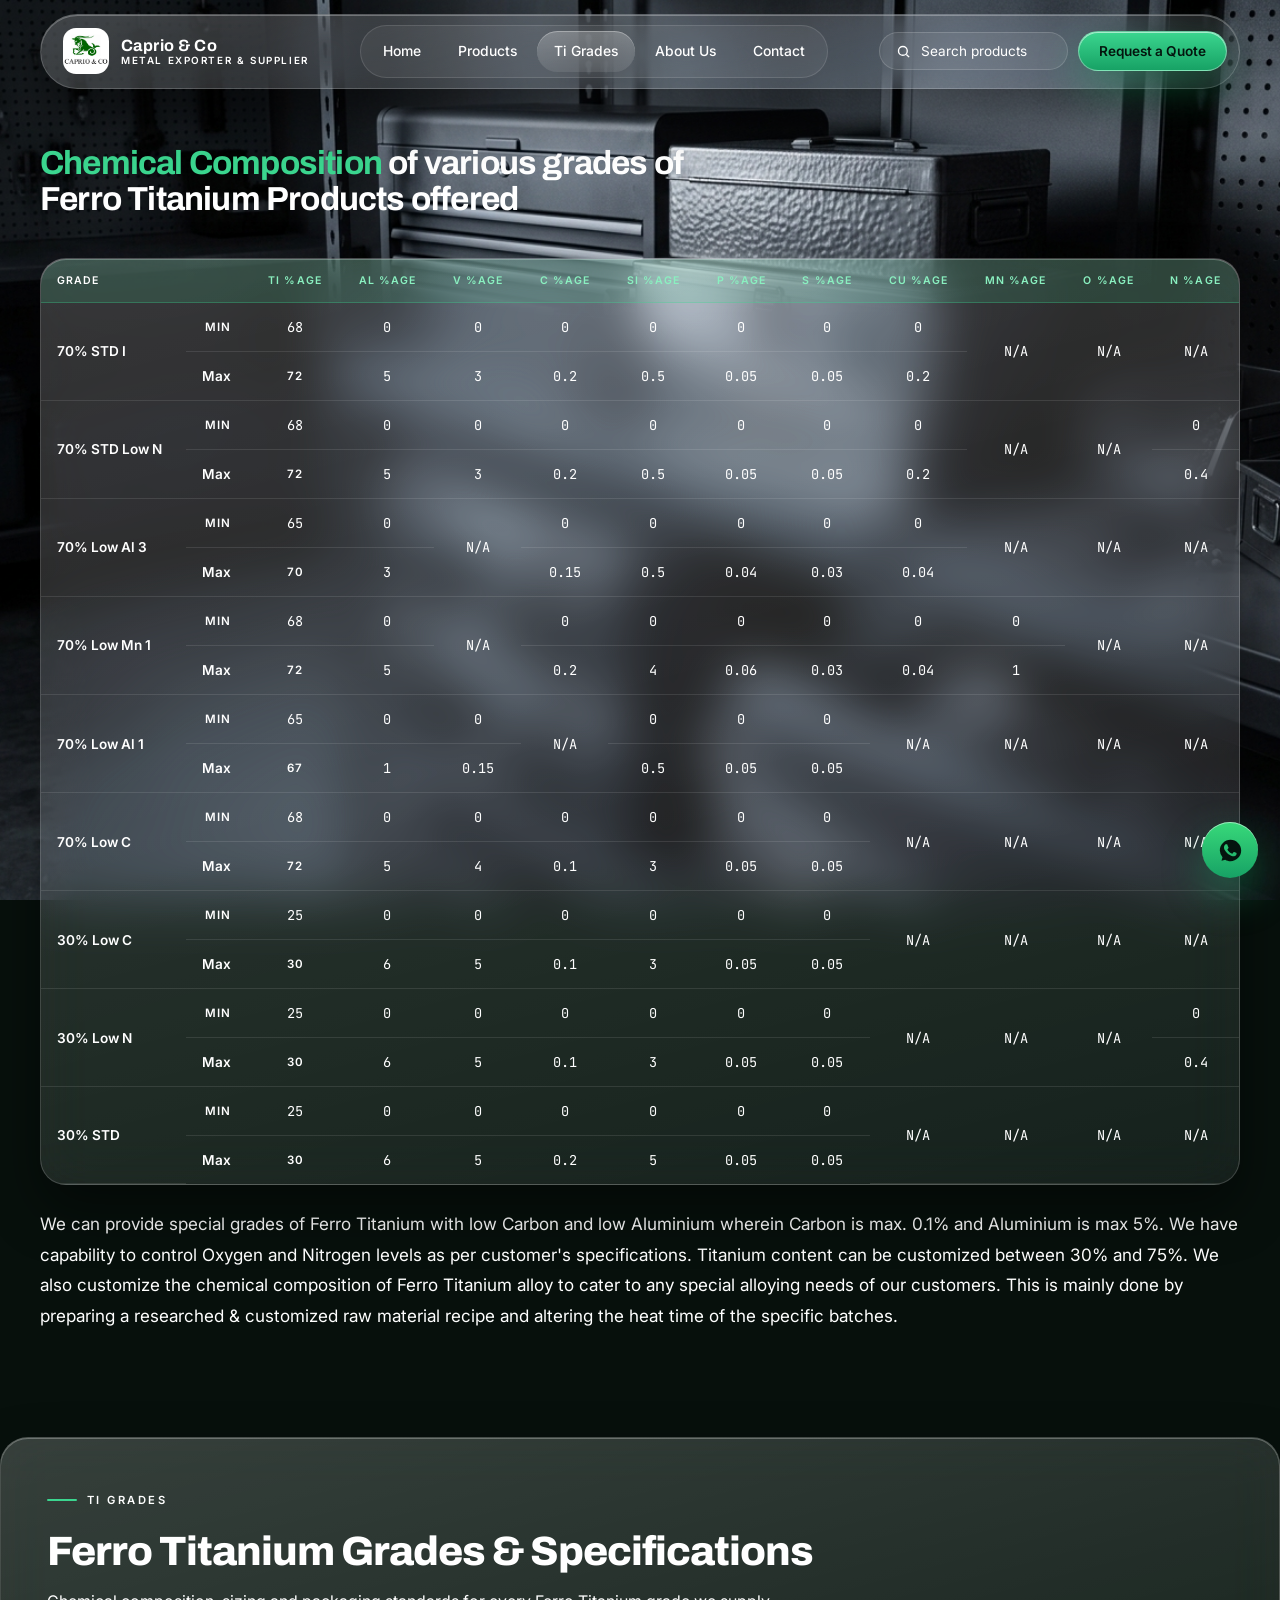
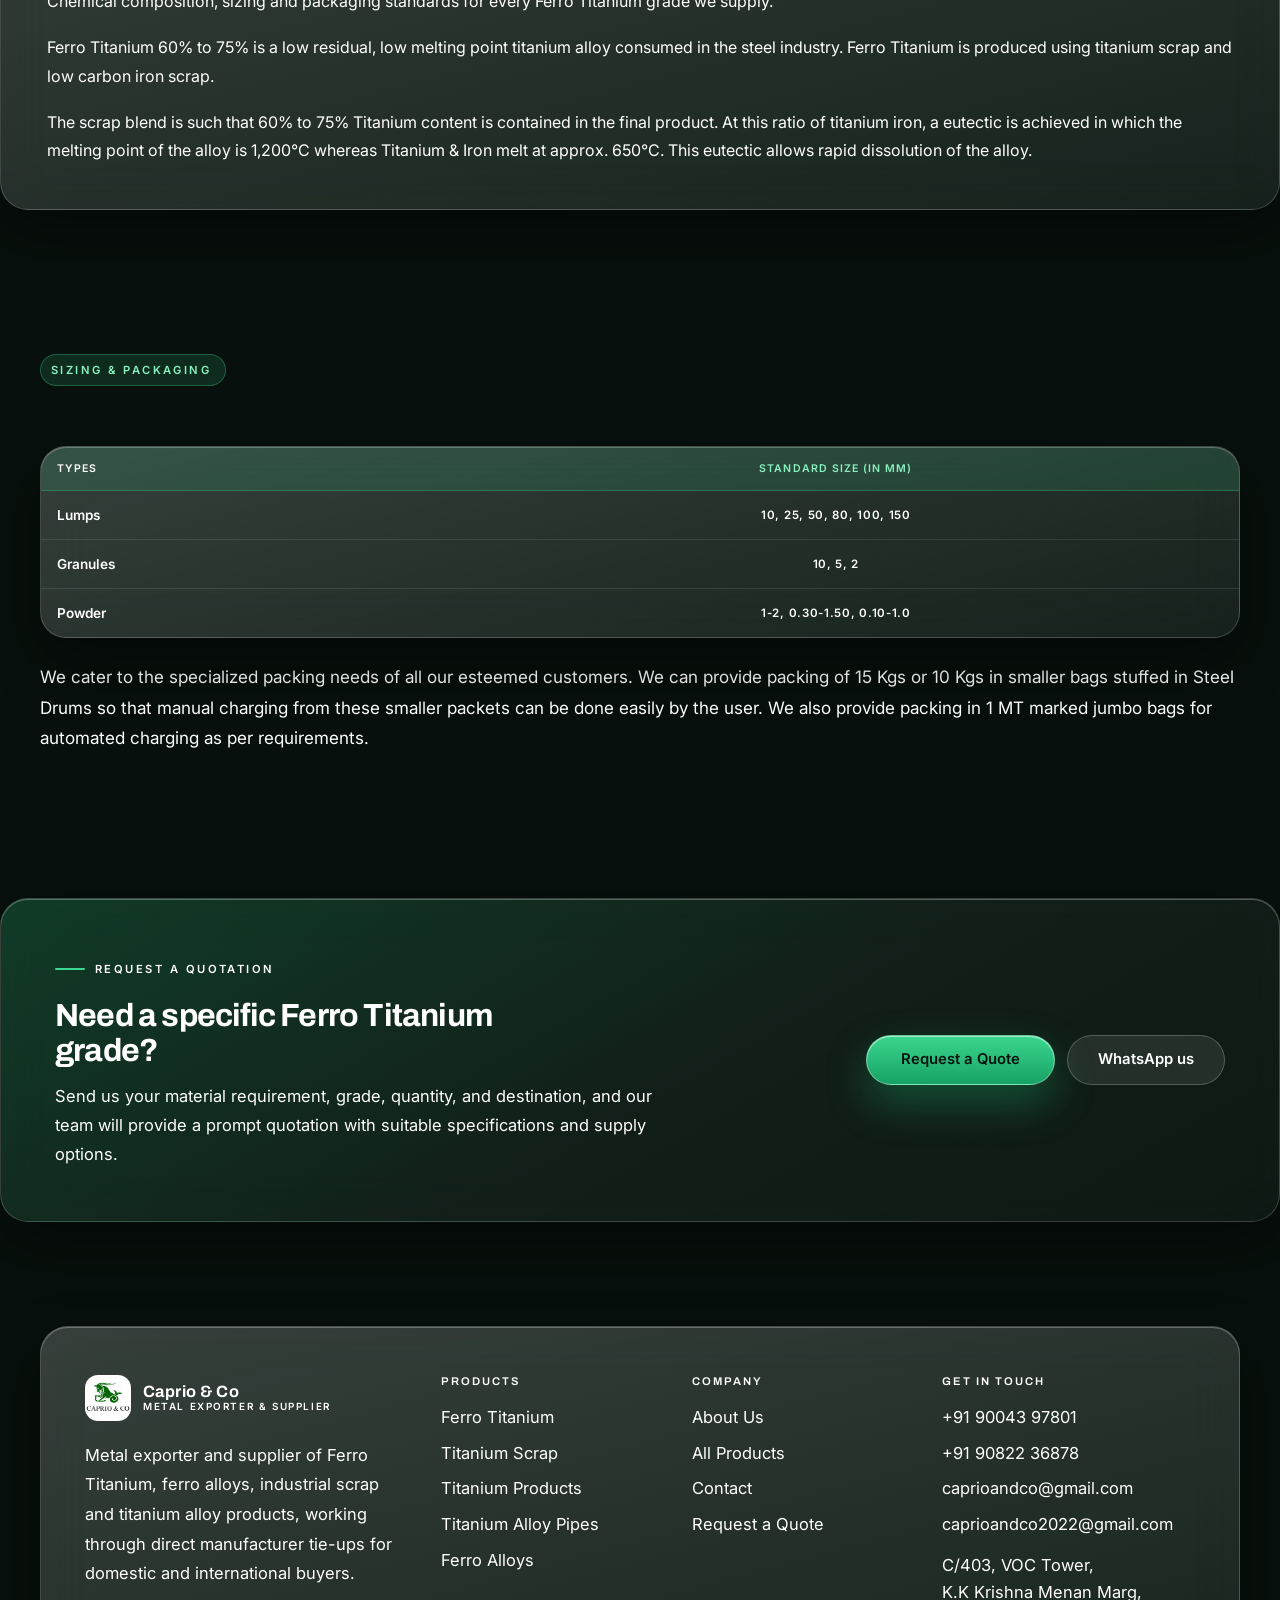
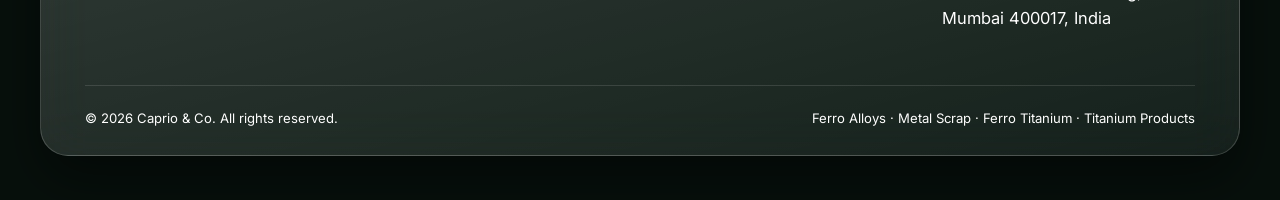
<file: ti-grades.html>
<!DOCTYPE html>
<html lang="en">
<head>
<meta charset="utf-8">
<meta name="viewport" content="width=device-width, initial-scale=1">
<title>Ti Grades — Ferro Titanium Chemical Composition &amp; Sizing | Caprio &amp; Co</title>
<meta name="description" content="Ferro Titanium grades offered by Caprio & Co with full chemical composition (TI, AL, V, C, SI, P, S, CU, MN, O, N), sizing standards and export packaging options.">
<link rel="canonical" href="https://www.caprioandco.com/ti-grades.html">
<meta property="og:title" content="Ti Grades — Caprio &amp; Co">
<meta property="og:description" content="Chemical composition, sizing and packaging standards for every Ferro Titanium grade we supply.">
<meta name="theme-color" content="#0A0A0A">
<link rel="icon" href="assets/img/site/logo.jpg">
<link rel="preconnect" href="https://fonts.googleapis.com">
<link rel="preconnect" href="https://fonts.gstatic.com" crossorigin>
<link href="https://fonts.googleapis.com/css2?family=Archivo:wght@500;600;700;800&family=Inter:wght@400;500;600&family=JetBrains+Mono:wght@400;500&display=swap" rel="stylesheet">
<link rel="stylesheet" href="assets/css/styles.css">
</head>
<body>
<div class="ambient-field ambient-field--ti-grades" aria-hidden="true"></div>
<a class="skip-link" href="#main">Skip to content</a>

<header class="header">
  <div class="wrap">
    <div class="header__bar glass">
      <a class="brand" href="index.html" aria-label="Caprio &amp; Co home">
        <img class="brand__mark" src="assets/img/site/logo.jpg" alt="Caprio &amp; Co logo" width="46" height="46">
        <span class="brand__text">
          <span class="brand__name">Caprio &amp; Co</span>
          <span class="brand__tag">Metal Exporter &amp; Supplier</span>
        </span>
      </a>

      <nav class="nav" aria-label="Main">
        <a class="nav__link" href="index.html">Home</a>
        <div class="navitem">
          <a class="nav__link" href="products.html">Products</a>
          <div class="navmenu" id="products-menu"><!-- rendered from products.js --></div>
        </div>
        <a class="nav__link" href="ti-grades.html">Ti Grades</a>
        <a class="nav__link" href="about.html">About Us</a>
        <a class="nav__link" href="contact.html">Contact</a>
      </nav>

      <div class="header__actions">
        <form class="headersearch" role="search" action="products.html" method="get">
          <svg width="15" height="15" viewBox="0 0 24 24" fill="none" stroke="currentColor" stroke-width="2.2"><circle cx="11" cy="11" r="7"/><line x1="21" y1="21" x2="16.65" y2="16.65"/></svg>
          <label class="sr-only" for="site-search">Search products</label>
          <input id="site-search" type="search" name="q" placeholder="Search products" autocomplete="off">
        </form>
        <a class="btn btn--primary btn--sm" href="quote.html">Request a Quote</a>
        <button class="burger" aria-label="Open menu" aria-expanded="false" aria-controls="drawer">
          <span></span><span></span><span></span>
        </button>
      </div>
    </div>
  </div>
</header>

<div class="drawer" id="drawer">
  <a href="index.html" data-nav>Home</a>
  <a href="products.html" data-nav>Products</a>
  <a href="ti-grades.html" data-nav>Ti Grades</a>
  <a href="about.html" data-nav>About Us</a>
  <a href="contact.html" data-nav>Contact</a>
  <a class="btn btn--primary" href="quote.html">Request a Quote</a>
  <div class="drawer__meta">
    <a href="tel:+919004397801">+91 90043 97801</a><br>
    <a href="mailto:caprioandco@gmail.com">caprioandco@gmail.com</a><br>
    C/403, VOC Tower, Mumbai 400017
  </div>
</div>

<main id="main">

  <section class="section" style="padding-top:56px">
    <div class="wrap">
      <div class="sec-head" data-reveal>
        <h2><span class="accent">Chemical Composition</span> of various grades of Ferro Titanium Products offered</h2>
      </div>

      <div class="tablewrap glass" data-reveal>
        <table class="gradetable">
          <thead>
            <tr>
              <th>Grade</th>
              <th></th>
              <th>TI %age</th>
              <th>AL %age</th>
              <th>V %age</th>
              <th>C %age</th>
              <th>SI %age</th>
              <th>P %age</th>
              <th>S %age</th>
              <th>CU %age</th>
              <th>MN %age</th>
              <th>O %age</th>
              <th>N %age</th>
            </tr>
          </thead>
          <tbody>
            <tr>
              <td rowspan="2">70% STD I</td>
              <td>Min</td><td>68</td><td>0</td><td>0</td><td>0</td><td>0</td><td>0</td><td>0</td><td>0</td>
              <td rowspan="2">N/A</td><td rowspan="2">N/A</td><td rowspan="2">N/A</td>
            </tr>
            <tr>
              <td>Max</td><td>72</td><td>5</td><td>3</td><td>0.2</td><td>0.5</td><td>0.05</td><td>0.05</td><td>0.2</td>
            </tr>

            <tr>
              <td rowspan="2">70% STD Low N</td>
              <td>Min</td><td>68</td><td>0</td><td>0</td><td>0</td><td>0</td><td>0</td><td>0</td><td>0</td>
              <td rowspan="2">N/A</td><td rowspan="2">N/A</td><td>0</td>
            </tr>
            <tr>
              <td>Max</td><td>72</td><td>5</td><td>3</td><td>0.2</td><td>0.5</td><td>0.05</td><td>0.05</td><td>0.2</td><td>0.4</td>
            </tr>

            <tr>
              <td rowspan="2">70% Low Al 3</td>
              <td>Min</td><td>65</td><td>0</td>
              <td rowspan="2">N/A</td>
              <td>0</td><td>0</td><td>0</td><td>0</td><td>0</td>
              <td rowspan="2">N/A</td><td rowspan="2">N/A</td><td rowspan="2">N/A</td>
            </tr>
            <tr>
              <td>Max</td><td>70</td><td>3</td><td>0.15</td><td>0.5</td><td>0.04</td><td>0.03</td><td>0.04</td>
            </tr>

            <tr>
              <td rowspan="2">70% Low Mn 1</td>
              <td>Min</td><td>68</td><td>0</td>
              <td rowspan="2">N/A</td>
              <td>0</td><td>0</td><td>0</td><td>0</td><td>0</td><td>0</td>
              <td rowspan="2">N/A</td><td rowspan="2">N/A</td>
            </tr>
            <tr>
              <td>Max</td><td>72</td><td>5</td><td>0.2</td><td>4</td><td>0.06</td><td>0.03</td><td>0.04</td><td>1</td>
            </tr>

            <tr>
              <td rowspan="2">70% Low Al 1</td>
              <td>Min</td><td>65</td><td>0</td><td>0</td>
              <td rowspan="2">N/A</td>
              <td>0</td><td>0</td><td>0</td>
              <td rowspan="2">N/A</td><td rowspan="2">N/A</td><td rowspan="2">N/A</td><td rowspan="2">N/A</td>
            </tr>
            <tr>
              <td>Max</td><td>67</td><td>1</td><td>0.15</td><td>0.5</td><td>0.05</td><td>0.05</td>
            </tr>

            <tr>
              <td rowspan="2">70% Low C</td>
              <td>Min</td><td>68</td><td>0</td><td>0</td><td>0</td><td>0</td><td>0</td><td>0</td>
              <td rowspan="2">N/A</td><td rowspan="2">N/A</td><td rowspan="2">N/A</td><td rowspan="2">N/A</td>
            </tr>
            <tr>
              <td>Max</td><td>72</td><td>5</td><td>4</td><td>0.1</td><td>3</td><td>0.05</td><td>0.05</td>
            </tr>

            <tr>
              <td rowspan="2">30% Low C</td>
              <td>Min</td><td>25</td><td>0</td><td>0</td><td>0</td><td>0</td><td>0</td><td>0</td>
              <td rowspan="2">N/A</td><td rowspan="2">N/A</td><td rowspan="2">N/A</td><td rowspan="2">N/A</td>
            </tr>
            <tr>
              <td>Max</td><td>30</td><td>6</td><td>5</td><td>0.1</td><td>3</td><td>0.05</td><td>0.05</td>
            </tr>

            <tr>
              <td rowspan="2">30% Low N</td>
              <td>Min</td><td>25</td><td>0</td><td>0</td><td>0</td><td>0</td><td>0</td><td>0</td>
              <td rowspan="2">N/A</td><td rowspan="2">N/A</td><td rowspan="2">N/A</td><td>0</td>
            </tr>
            <tr>
              <td>Max</td><td>30</td><td>6</td><td>5</td><td>0.1</td><td>3</td><td>0.05</td><td>0.05</td><td>0.4</td>
            </tr>

            <tr>
              <td rowspan="2">30% STD</td>
              <td>Min</td><td>25</td><td>0</td><td>0</td><td>0</td><td>0</td><td>0</td><td>0</td>
              <td rowspan="2">N/A</td><td rowspan="2">N/A</td><td rowspan="2">N/A</td><td rowspan="2">N/A</td>
            </tr>
            <tr>
              <td>Max</td><td>30</td><td>6</td><td>5</td><td>0.2</td><td>5</td><td>0.05</td><td>0.05</td>
            </tr>
          </tbody>
        </table>
      </div>

      <p class="lede" style="margin-top:24px">We can provide special grades of Ferro Titanium with low Carbon and low Aluminium wherein Carbon is max. 0.1% and Aluminium is max 5%. We have capability to control Oxygen and Nitrogen levels as per customer's specifications. Titanium content can be customized between 30% and 75%. We also customize the chemical composition of Ferro Titanium alloy to cater to any special alloying needs of our customers. This is mainly done by preparing a researched &amp; customized raw material recipe and altering the heat time of the specific batches.</p>
    </div>
  </section>

  <section class="pagehero">
    <div class="wrap pagehero__inner glass">
      <span class="eyebrow">Ti Grades</span>
      <h1>Ferro Titanium Grades &amp; Specifications</h1>
      <p>Chemical composition, sizing and packaging standards for every Ferro Titanium grade we supply.</p>
      <p class="lede" style="margin-top:18px">Ferro Titanium 60% to 75% is a low residual, low melting point titanium alloy consumed in the steel industry. Ferro Titanium is produced using titanium scrap and low carbon iron scrap.</p>
      <p class="lede" style="margin-top:18px">The scrap blend is such that 60% to 75% Titanium content is contained in the final product. At this ratio of titanium iron, a eutectic is achieved in which the melting point of the alloy is 1,200&deg;C whereas Titanium &amp; Iron melt at approx. 650&deg;C. This eutectic allows rapid dissolution of the alloy.</p>
    </div>
  </section>

  <!-- Sizing & Packaging -->
  <section class="section section--paper section--tight">
    <div class="wrap">
      <div class="sec-head" data-reveal>
        <span class="eyebrow eyebrow--green">Sizing &amp; Packaging</span>
      </div>

      <div class="tablewrap glass" data-reveal>
        <table class="gradetable gradetable--compact">
          <thead>
            <tr><th>Types</th><th>Standard Size (in MM)</th></tr>
          </thead>
          <tbody>
            <tr><td>Lumps</td><td>10, 25, 50, 80, 100, 150</td></tr>
            <tr><td>Granules</td><td>10, 5, 2</td></tr>
            <tr><td>Powder</td><td>1-2, 0.30-1.50, 0.10-1.0</td></tr>
          </tbody>
        </table>
      </div>

      <p class="lede" style="margin-top:24px">We cater to the specialized packing needs of all our esteemed customers. We can provide packing of 15 Kgs or 10 Kgs in smaller bags stuffed in Steel Drums so that manual charging from these smaller packets can be done easily by the user. We also provide packing in 1 MT marked jumbo bags for automated charging as per requirements.</p>
    </div>
  </section>

  <section class="ctaband">
    <div class="wrap ctaband__inner glass">
      <div>
        <span class="eyebrow">Request a quotation</span>
        <h2>Need a specific Ferro Titanium grade?</h2>
        <p>Send us your material requirement, grade, quantity, and destination, and our team will provide a prompt quotation with suitable specifications and supply options.</p>
      </div>
      <div class="ctaband__actions">
        <a class="btn btn--primary btn--wide" href="quote.html">Request a Quote</a>
        <a class="btn btn--ghost" href="https://wa.me/919004397801" target="_blank" rel="noopener">WhatsApp us</a>
      </div>
    </div>
  </section>

</main>

<footer class="footer">
  <div class="wrap">
    <div class="footer__panel glass">
      <div class="footer__grid">
        <div>
          <a class="brand footer__brand" href="index.html">
            <img class="brand__mark" src="assets/img/site/logo.jpg" alt="" width="46" height="46">
            <span class="brand__text">
              <span class="brand__name">Caprio &amp; Co</span>
              <span class="brand__tag">Metal Exporter &amp; Supplier</span>
            </span>
          </a>
          <p class="footer__about">Metal exporter and supplier of Ferro Titanium, ferro alloys, industrial scrap and titanium alloy products, working through direct manufacturer tie-ups for domestic and international buyers.</p>
        </div>

        <div>
          <h4>Products</h4>
          <ul>
            <li><a href="product.html?p=ferro-titanium">Ferro Titanium</a></li>
            <li><a href="product.html?p=titanium-scrap">Titanium Scrap</a></li>
            <li><a href="products.html#titanium-products">Titanium Products</a></li>
            <li><a href="product.html?p=titanium-alloy-pipes-tubes">Titanium Alloy Pipes</a></li>
            <li><a href="products.html#ferro-alloys">Ferro Alloys</a></li>
          </ul>
        </div>

        <div>
          <h4>Company</h4>
          <ul>
            <li><a href="about.html">About Us</a></li>
            <li><a href="products.html">All Products</a></li>
            <li><a href="contact.html">Contact</a></li>
            <li><a href="quote.html">Request a Quote</a></li>
          </ul>
        </div>

        <div>
          <h4>Get in touch</h4>
          <ul>
            <li><a href="tel:+919004397801">+91 90043 97801</a></li>
            <li><a href="tel:+919082236878">+91 90822 36878</a></li>
            <li><a href="mailto:caprioandco@gmail.com">caprioandco@gmail.com</a></li>
            <li><a href="mailto:caprioandco2022@gmail.com">caprioandco2022@gmail.com</a></li>
            <li style="color:var(--text-faint);margin-top:14px">C/403, VOC Tower,<br>K.K Krishna Menan Marg,<br>Mumbai 400017, India</li>
          </ul>
        </div>
      </div>

      <div class="footer__bar">
        <span>&copy; <span data-year>2026</span> Caprio &amp; Co. All rights reserved.</span>
        <span>Ferro Alloys &middot; Metal Scrap &middot; Ferro Titanium &middot; Titanium Products</span>
      </div>
    </div>
  </div>
</footer>

<a class="wafab" href="https://wa.me/919004397801" target="_blank" rel="noopener" aria-label="Chat on WhatsApp">
  <svg width="27" height="27" viewBox="0 0 24 24" fill="currentColor"><path d="M17.5 14.4c-.3-.2-1.8-.9-2.1-1-.3-.1-.5-.2-.7.1-.2.3-.8 1-.9 1.2-.2.2-.3.2-.6.1-.3-.2-1.2-.5-2.3-1.4-.8-.8-1.4-1.7-1.6-2-.2-.3 0-.5.1-.6.1-.1.3-.4.5-.6.1-.2.2-.3.3-.5.1-.2 0-.4 0-.5 0-.1-.7-1.6-.9-2.2-.2-.6-.5-.5-.7-.5h-.6c-.2 0-.5.1-.8.4-.3.3-1 1-1 2.4s1 2.8 1.2 3c.1.2 1.9 3 4.7 4.1 2.3 1 2.8.8 3.3.7.5 0 1.6-.6 1.8-1.3.2-.6.2-1.2.2-1.3-.1-.1-.3-.2-.6-.4zM12 21.5c-1.7 0-3.3-.4-4.7-1.3l-3.3.9.9-3.2A9.4 9.4 0 012.5 12C2.5 6.8 6.8 2.5 12 2.5S21.5 6.8 21.5 12 17.2 21.5 12 21.5z"/></svg>
</a>

<script src="assets/js/products.js"></script>
<script src="assets/js/site.js"></script>
</body>
</html>
</file>
<file: assets/css/styles.css>
/* ==========================================================================
   CAPRIO & CO — STYLESHEET (Glassmorphism restyle)
   Same structure as before; palette and surfaces rebuilt to spec:
   frosted glass panels floating over a deep green ambient field.
   1. Tokens              10. Sections & headings
   2. Reset & base        11. Product cards, spec block, tiles, media
   3. Ambient field        12. Product detail
   4. Layout primitives    13. About page
   5. Header               14. Contact page & forms
   6. Footer               15. CTA band
   7. Buttons & links      16. Motion & reveal
   8. Glass panel recipe   17. Responsive
   9. Hero
   ========================================================================== */

/* ------------------------------------------------------------------ 1. TOKENS */
:root {
  /* ambient page field */
  --field-top:    #0C241A;
  --field-mid:    #081711;
  --field-bot:    #0A1F17;
  --ink:          #07100C;

  /* brand green + tints */
  --green:        #0F7B4D;
  --green-bright: #17A265;
  --green-lite:   #3BD68F;
  --green-pale:   #8AF0C0;

  /* text on glass */
  --text:         #FFFFFF;
  --text-soft:    #FFFFFF;
  --text-faint:   #FFFFFF;

  /* glass */
  --glass-hi:     rgba(255,255,255,0.20);
  --glass-lo:     rgba(255,255,255,0.07);
  --glass-line:   rgba(255,255,255,0.17);
  --glass-inset:  rgba(255,255,255,0.28);

  /* type */
  --font-display: "Archivo", "Helvetica Neue", Arial, sans-serif;
  --font-body:    "Inter", "Helvetica Neue", Arial, sans-serif;
  --font-mono:    "JetBrains Mono", "SFMono-Regular", Consolas, monospace;

  /* radius ladder: 11 (spec plate) -> 14/16 (fields, rows) -> 20/22 (cards) -> 26/28 (big panels) -> 999 (pills) */
  --r-xs: 11px;
  --r-sm: 14px;
  --r-md: 20px;
  --r-lg: 26px;
  --r-xl: 28px;
  --r-pill: 999px;

  --gutter: 40px;
  --max: 1440px;
  --section-y: 84px;

  --ease: cubic-bezier(0.22, 0.61, 0.36, 1);
}

/* --------------------------------------------------------- 2. RESET & BASE */
*, *::before, *::after { box-sizing: border-box; }

html {
  -webkit-text-size-adjust: 100%;
  scroll-behavior: smooth;
  scroll-padding-top: 110px;
}

body {
  margin: 0;
  background: var(--ink);
  color: var(--text);
  font-family: var(--font-body);
  font-size: 16.5px;
  line-height: 1.62;
  font-weight: 400;
  -webkit-font-smoothing: antialiased;
  text-rendering: optimizeLegibility;
  overflow-x: hidden;
  position: relative;
}

body.nav-open { overflow: hidden; }

img { max-width: 100%; display: block; border: 0; }
a { color: var(--green-pale); text-decoration: none; }
ul, ol { margin: 0; padding: 0; list-style: none; }
button { font: inherit; cursor: pointer; }

h1, h2, h3, h4, h5 {
  font-family: var(--font-display);
  margin: 0;
  line-height: 1.1;
  letter-spacing: -0.02em;
  font-weight: 700;
  color: var(--text);
}

p { margin: 0; }

:focus-visible {
  outline: 3px solid var(--green-lite);
  outline-offset: 3px;
  border-radius: 4px;
}

::selection { background: var(--green-bright); color: #04150E; }

.skip-link {
  position: absolute;
  left: -9999px;
  top: 0;
  z-index: 300;
  background: var(--green-lite);
  color: #04150E;
  padding: 12px 20px;
  border-radius: 0 0 var(--r-xs) 0;
  font-weight: 600;
}
.skip-link:focus { left: 0; }

.sr-only {
  position: absolute;
  width: 1px; height: 1px;
  padding: 0; margin: -1px;
  overflow: hidden;
  clip: rect(0 0 0 0);
  white-space: nowrap;
  border: 0;
}

/* ----------------------------------------------------------- 3. AMBIENT FIELD */
/* Fixed behind the whole page — every glass panel sits over this, never over flat black. */
.ambient-field {
  position: fixed;
  inset: 0;
  z-index: -2;
  pointer-events: none;
  background:
    radial-gradient(980px 660px at 10% -8%,  rgba(35,196,124,0.55), transparent 64%),
    radial-gradient(820px 560px at 92%  4%,  rgba(23,162,101,0.42), transparent 62%),
    radial-gradient(1200px 760px at 58% 74%, rgba(35,196,124,0.28), transparent 66%),
    radial-gradient(700px 500px at 30% 46%,  rgba(255,255,255,0.10), transparent 62%),
    linear-gradient(180deg, var(--field-top) 0%, var(--field-mid) 44%, var(--field-bot) 100%);
}
.ambient-noise {
  position: fixed;
  inset: 0;
  z-index: -1;
  pointer-events: none;
  opacity: 0.5;
  background-image: repeating-linear-gradient(115deg, rgba(255,255,255,.045) 0 2px, transparent 2px 16px);
}

/* Per-page background photo — shown at full strength, no tint/overlay.
   A page just adds one modifier class (e.g. ambient-field--home)
   alongside ambient-field; falls back to the plain gradient above if
   the photo file is missing. */
.ambient-field--home,
.ambient-field--products,
.ambient-field--ti-grades,
.ambient-field--about {
  background: var(--page-bg) center / cover no-repeat;
  background-color: var(--field-mid);
}
.ambient-field--home      { --page-bg: url("../img/site/bg-home.jpg"); }
.ambient-field--products  { --page-bg: url("../img/site/bg-products.jpg"); }
.ambient-field--ti-grades { --page-bg: url("../img/site/bg-ti-grades.jpg"); }
.ambient-field--about     { --page-bg: url("../img/site/bg-about.jpg"); }

@media (prefers-reduced-motion: reduce) {
  .ambient-field, .ambient-noise { position: absolute; }
}

/* ------------------------------------------------- 4. LAYOUT PRIMITIVES */
.wrap {
  width: 100%;
  max-width: var(--max);
  margin-inline: auto;
  padding-inline: var(--gutter);
}

.wrap-narrow {
  width: 100%;
  max-width: 900px;
  margin-inline: auto;
  padding-inline: var(--gutter);
}

.grid { display: grid; gap: 20px; }
.g-2 { grid-template-columns: repeat(2, minmax(0, 1fr)); }
.g-3 { grid-template-columns: repeat(3, minmax(0, 1fr)); }
.g-4 { grid-template-columns: repeat(4, minmax(0, 1fr)); }

.section { padding-block: var(--section-y); position: relative; z-index: 1; }
.section--tight { padding-block: 60px; }
.section--dark, .section--paper { background: transparent; }

.rule {
  height: 1px;
  background: linear-gradient(90deg, var(--green-lite) 0%, var(--green-lite) 68px, var(--glass-line) 68px, var(--glass-line) 100%);
  border: 0;
}

/* ---------------------------------------------------------- 5. HEADER */
.header {
  position: sticky;
  top: 0;
  z-index: 100;
  padding-top: 14px;
  background: transparent;
}

.header__bar.glass {
  display: flex;
  align-items: center;
  justify-content: space-between;
  gap: 20px;
  min-height: 74px;
  padding: 10px 12px 10px 22px;
  border-radius: var(--r-pill);
  transition: background 0.3s var(--ease), box-shadow 0.3s var(--ease);
}
.header.is-stuck .header__bar {
  background: linear-gradient(165deg, rgba(255,255,255,0.24), rgba(255,255,255,0.09));
  box-shadow:
    0 1px 0 var(--glass-inset) inset,
    0 30px 60px rgba(0,0,0,0.5);
}

.brand { display: flex; align-items: center; gap: 12px; }
.brand__mark {
  width: 46px; height: 46px;
  border-radius: 13px;
  object-fit: cover;
  background: #000;
  flex: 0 0 auto;
}
.brand__text { display: flex; flex-direction: column; line-height: 1.1; }
.brand__name {
  font-family: var(--font-display);
  font-weight: 700;
  font-size: 1.02rem;
  letter-spacing: 0.03em;
  color: #fff;
}
.brand__tag {
  font-size: 0.62rem;
  letter-spacing: 0.16em;
  text-transform: uppercase;
  color: var(--text-faint);
  font-weight: 600;
}

.nav {
  display: flex;
  align-items: center;
  gap: 3px;
  background: rgba(255,255,255,0.06);
  border: 1px solid rgba(255,255,255,0.12);
  border-radius: var(--r-pill);
  padding: 5px;
}
.nav__link {
  color: var(--text-soft);
  font-size: 0.87rem;
  font-weight: 500;
  padding: 9px 17px;
  border-radius: var(--r-pill);
  transition: color 0.2s, background 0.2s;
  position: relative;
}
.nav__link:hover { color: #fff; }
.nav__link.is-active {
  color: #fff;
  background: linear-gradient(180deg, rgba(255,255,255,.24), rgba(255,255,255,.09));
  box-shadow: 0 1px 0 rgba(255,255,255,.3) inset;
}

/* Products nav item — hover flyout: categories, each opening its own
   product sub-list. Panels sit flush against their trigger (no gap) so
   the pointer never crosses a dead zone and loses :hover mid-move. */
.navitem { display: flex; align-items: center; position: relative; }

.navmenu {
  position: absolute;
  top: 100%;
  left: 50%;
  transform: translateX(-50%);
  z-index: 120;
  width: 240px;
  display: flex;
  flex-direction: column;
  gap: 2px;
  padding: 10px;
  padding-top: 14px;
  margin-top: -4px;
  border-radius: var(--r-lg);
  background: linear-gradient(180deg, var(--green-lite), var(--green-bright));
  border: 1px solid rgba(255,255,255,0.35);
  box-shadow: 0 1px 0 rgba(255,255,255,0.55) inset, 0 18px 40px rgba(23,162,101,0.38);
  opacity: 0;
  visibility: hidden;
  pointer-events: none;
  transition: opacity 0.2s var(--ease), visibility 0.2s;
}
.navitem:hover .navmenu,
.navitem:focus-within .navmenu {
  opacity: 1;
  visibility: visible;
  pointer-events: auto;
}

.navsub { position: relative; }
.navmenu__cat {
  display: flex;
  align-items: center;
  justify-content: space-between;
  gap: 8px;
  color: #04150E;
  font-size: 0.86rem;
  font-weight: 700;
  padding: 11px 12px;
  border-radius: var(--r-xs);
}
.navmenu__cat svg { flex: 0 0 auto; color: rgba(4,21,14,0.55); transition: transform 0.18s var(--ease); }
.navsub:hover .navmenu__cat,
.navsub:focus-within .navmenu__cat { background: rgba(4,21,14,0.12); }
.navsub:hover .navmenu__cat svg,
.navsub:focus-within .navmenu__cat svg { transform: translateX(2px); color: #04150E; }

.navsubmenu {
  position: absolute;
  left: 100%;
  top: -10px;
  z-index: 121;
  width: 260px;
  padding: 10px;
  border-radius: var(--r-lg);
  background: linear-gradient(180deg, var(--green-lite), var(--green-bright));
  border: 1px solid rgba(255,255,255,0.35);
  box-shadow: 0 1px 0 rgba(255,255,255,0.55) inset, 0 18px 40px rgba(23,162,101,0.38);
  opacity: 0;
  visibility: hidden;
  pointer-events: none;
  transition: opacity 0.2s var(--ease), visibility 0.2s;
}
.navsub:hover .navsubmenu,
.navsub:focus-within .navsubmenu {
  opacity: 1;
  visibility: visible;
  pointer-events: auto;
}

.navmenu__link {
  display: block;
  color: rgba(4,21,14,0.78);
  font-size: 0.85rem;
  font-weight: 500;
  padding: 8px 12px;
  border-radius: var(--r-xs);
  white-space: nowrap;
  overflow: hidden;
  text-overflow: ellipsis;
}
.navmenu__link:hover { color: #04150E; background: rgba(4,21,14,0.12); }

@media (max-width: 900px) {
  .navmenu { display: none; }
}

.header__actions { display: flex; align-items: center; gap: 10px; }

.headersearch {
  display: flex;
  align-items: center;
  gap: 8px;
  background: rgba(255,255,255,0.07);
  border: 1px solid rgba(255,255,255,0.16);
  border-radius: var(--r-pill);
  padding: 9px 16px;
  color: var(--text-faint);
}
.headersearch input {
  border: 0;
  background: transparent;
  color: #fff;
  font-family: var(--font-body);
  font-size: 0.85rem;
  width: 132px;
  outline: none;
}
.headersearch input::placeholder { color: var(--text-faint); }

.burger {
  display: none;
  width: 44px; height: 44px;
  border: 1px solid rgba(255,255,255,0.16);
  border-radius: var(--r-xs);
  background: rgba(255,255,255,0.06);
  padding: 0;
  place-items: center;
}
.burger span {
  display: block;
  width: 19px; height: 2px;
  background: #fff;
  border-radius: 2px;
  transition: transform 0.28s var(--ease), opacity 0.2s;
}
.burger span + span { margin-top: 4px; }
.burger[aria-expanded="true"] span:nth-child(1) { transform: translateY(6px) rotate(45deg); }
.burger[aria-expanded="true"] span:nth-child(2) { opacity: 0; }
.burger[aria-expanded="true"] span:nth-child(3) { transform: translateY(-6px) rotate(-45deg); }

.drawer {
  position: fixed;
  inset: 82px 20px 0 20px;
  z-index: 99;
  border-radius: var(--r-xl) var(--r-xl) 0 0;
  background: linear-gradient(165deg, rgba(255,255,255,0.16), rgba(255,255,255,0.05));
  border: 1px solid rgba(255,255,255,0.17);
  border-bottom: 0;
  backdrop-filter: blur(28px) saturate(150%);
  -webkit-backdrop-filter: blur(28px) saturate(150%);
  padding: 26px 26px 34px;
  transform: translateY(-12px);
  opacity: 0;
  visibility: hidden;
  transition: opacity 0.26s var(--ease), transform 0.26s var(--ease), visibility 0.26s;
  overflow-y: auto;
  max-height: calc(100vh - 110px);
}
.drawer.is-open { opacity: 1; transform: none; visibility: visible; }
.drawer a {
  display: block;
  color: #fff;
  font-family: var(--font-display);
  font-size: 1.3rem;
  font-weight: 600;
  padding: 15px 0;
  border-bottom: 1px solid rgba(255,255,255,0.12);
}
.drawer .btn { margin-top: 24px; width: 100%; justify-content: center; }
.drawer__meta {
  margin-top: 26px;
  font-size: 0.85rem;
  color: var(--text-soft);
  line-height: 1.9;
}
.drawer__meta a {
  font-family: var(--font-body);
  font-size: 0.9rem;
  font-weight: 500;
  padding: 0;
  border: 0;
  color: var(--green-pale);
  display: inline;
}

/* ----------------------------------------------------------- 6. FOOTER */
.footer { padding-block: 20px 44px; position: relative; z-index: 1; }

.footer__panel.glass {
  padding: 48px 44px 0;
  border-radius: var(--r-xl);
}

.footer h4 {
  color: #fff;
  font-size: 0.7rem;
  letter-spacing: 0.18em;
  text-transform: uppercase;
  margin-bottom: 17px;
  font-weight: 600;
}
.footer__grid {
  display: grid;
  grid-template-columns: 1.5fr 1fr 1fr 1.2fr;
  gap: 40px;
}
.footer a { color: var(--text-soft); }
.footer a:hover { color: var(--green-pale); }
.footer li { margin-bottom: 9px; }
.footer__about { max-width: 340px; line-height: 1.8; color: var(--text-soft); }
.footer__brand { margin-bottom: 20px; }
.footer__bar {
  margin-top: 44px;
  border-top: 1px solid rgba(255,255,255,0.12);
  padding-block: 22px 26px;
  display: flex;
  justify-content: space-between;
  gap: 16px;
  flex-wrap: wrap;
  font-size: 0.82rem;
  color: var(--text-faint);
}

/* -------------------------------------------------- 7. BUTTONS & LINKS */
.btn {
  display: inline-flex;
  align-items: center;
  gap: 9px;
  padding: 15px 30px;
  border-radius: var(--r-pill);
  font-family: var(--font-body);
  font-weight: 600;
  font-size: 0.93rem;
  border: 1px solid transparent;
  transition: transform 0.18s var(--ease), box-shadow 0.25s var(--ease),
              background 0.22s, color 0.22s, border-color 0.22s;
  white-space: nowrap;
  line-height: 1.2;
}
.btn:hover { transform: translateY(-2px); }
.btn:active { transform: translateY(0); }

.btn--primary {
  color: #04150E;
  background: linear-gradient(180deg, var(--green-lite), var(--green-bright));
  border: 1px solid rgba(255,255,255,0.35);
  box-shadow: 0 1px 0 rgba(255,255,255,0.55) inset, 0 18px 40px rgba(23,162,101,0.38);
}
.btn--primary:hover { box-shadow: 0 1px 0 rgba(255,255,255,0.6) inset, 0 22px 48px rgba(23,162,101,0.48); }

.btn--ghost, .btn--outline {
  background: rgba(255,255,255,0.09);
  border: 1px solid rgba(255,255,255,0.22);
  color: #fff;
}
.btn--ghost:hover, .btn--outline:hover { background: rgba(255,255,255,0.15); }

.btn--wa {
  background: linear-gradient(180deg, #38D97A, #17A265);
  color: #04150E;
  border: 1px solid rgba(255,255,255,0.3);
}
.btn--wa:hover { box-shadow: 0 14px 34px rgba(23,162,101,0.36); }

.btn--sm { padding: 11px 20px; font-size: 0.85rem; }
.btn--wide { padding-inline: 34px; }

.link-arrow {
  display: inline-flex;
  align-items: center;
  gap: 7px;
  font-weight: 600;
  font-size: 0.92rem;
  color: var(--green-pale);
  white-space: nowrap;
}
.link-arrow svg { transition: transform 0.22s var(--ease); }
.link-arrow:hover svg { transform: translateX(4px); }

/* ------------------------------------------------- 8. GLASS PANEL RECIPE */
.glass {
  position: relative;
  background: linear-gradient(165deg, var(--glass-hi), var(--glass-lo));
  border: 1px solid var(--glass-line);
  border-radius: var(--r-md);
  box-shadow:
    0 1px 0 var(--glass-inset) inset,
    0 24px 54px rgba(0,0,0,0.45);
  backdrop-filter: blur(26px) saturate(150%);
  -webkit-backdrop-filter: blur(26px) saturate(150%);
}
/* hairline light streak across the top of large panels */
.glass--streak::before {
  content: "";
  position: absolute;
  top: 0; left: 26px; right: 26px; height: 1px;
  background: linear-gradient(90deg, transparent, rgba(255,255,255,.75), transparent);
}

@supports not (backdrop-filter: blur(1px)) {
  .glass, .header__bar, .drawer { background: rgba(15, 28, 22, 0.86); }
}

/* ------------------------------------------------------------- 9. HERO */
.hero { position: relative; z-index: 1; }

.hero__inner {
  display: grid;
  grid-template-columns: minmax(0, 1.05fr) minmax(0, 0.95fr);
  align-items: center;
  gap: 56px;
  padding-block: 28px 40px;
  min-height: 0;
}
.hero__inner--solo { grid-template-columns: minmax(0, 1fr); }
.hero__inner--solo > div { max-width: 780px; }

.eyebrow {
  display: inline-flex;
  align-items: center;
  gap: 10px;
  font-size: 0.7rem;
  font-weight: 600;
  letter-spacing: 0.22em;
  text-transform: uppercase;
  color: var(--text-soft);
  margin-bottom: 20px;
  white-space: nowrap;
}
.eyebrow::before {
  content: "";
  width: 30px; height: 2px;
  background: var(--green-lite);
  border-radius: 2px;
  flex: 0 0 auto;
}
.eyebrow--green {
  color: var(--green-pale);
  background: rgba(59,214,143,0.14);
  border: 1px solid rgba(59,214,143,0.32);
  padding: 6px 14px 6px 10px;
  border-radius: var(--r-pill);
}
.eyebrow--green::before { display: none; }

.hero h1 {
  font-size: clamp(1.85rem, 3.3vw, 2.85rem);
  font-weight: 800;
  letter-spacing: -0.028em;
  line-height: 1.14;
  color: #fff;
  max-width: 22ch;
}
.accent { color: var(--green-lite); }

.hero__sub {
  margin-top: 22px;
  font-size: 1.02rem;
  line-height: 1.75;
  color: var(--text-soft);
  max-width: 54ch;
}

.hero__actions { margin-top: 32px; display: flex; gap: 13px; flex-wrap: wrap; }

.hero__panel { padding: 28px 30px; }
.hero__panel h2 {
  font-size: 0.72rem;
  letter-spacing: 0.19em;
  text-transform: uppercase;
  color: var(--text-faint);
  font-weight: 600;
  margin-bottom: 18px;
}
.hero__facts { display: grid; gap: 8px; }
.hero__fact {
  display: flex;
  gap: 12px;
  align-items: flex-start;
  padding: 13px 14px;
  border-radius: var(--r-sm);
  background: rgba(255,255,255,0.06);
  border: 1px solid rgba(255,255,255,0.12);
  font-size: 0.91rem;
  line-height: 1.5;
  color: rgba(255, 255, 255, 0.88);
}
.hero__fact svg { flex: 0 0 auto; margin-top: 3px; color: var(--green-lite); }

.hero__stats {
  margin-top: 20px;
  padding-top: 18px;
  border-top: 1px solid rgba(255,255,255,0.13);
  display: flex;
  align-items: center;
  justify-content: space-between;
  gap: 12px;
  flex-wrap: wrap;
  font-family: var(--font-mono);
  font-size: 0.72rem;
  letter-spacing: 0.03em;
  text-transform: uppercase;
  color: var(--text-faint);
}
.hero__stats .link-arrow { text-transform: none; font-family: var(--font-body); }

/* Compact page hero for inner pages */
.pagehero { position: relative; z-index: 1; padding-block: 22px var(--section-y); }
.pagehero__inner.glass {
  padding: 44px 46px;
  border-radius: var(--r-xl);
}
.pagehero h1 {
  color: #fff;
  font-size: clamp(1.85rem, 3.2vw, 2.75rem);
  font-weight: 800;
  letter-spacing: -0.025em;
  max-width: none;
}
.pagehero p {
  margin-top: 15px;
  color: var(--text-soft);
  max-width: none;
  font-size: 1rem;
}

/* Breadcrumb */
.crumbs {
  display: flex;
  align-items: center;
  gap: 9px;
  font-size: 0.81rem;
  color: var(--text-faint);
  padding-block: 20px;
  flex-wrap: wrap;
  position: relative;
  z-index: 1;
}
.crumbs a { color: var(--text-soft); font-weight: 500; }
.crumbs a:hover { color: var(--green-pale); }
.crumbs span[aria-current] { color: #fff; font-weight: 600; }
.crumbs .sep { color: var(--glass-line); }

/* ------------------------------------------------------- CAPABILITY STRIP */
.capstrip { position: relative; z-index: 1; padding-block: 12px 0; }
.capstrip__inner {
  display: grid;
  grid-template-columns: repeat(5, minmax(0, 1fr));
  gap: 16px;
}
.cap {
  display: flex;
  align-items: center;
  gap: 13px;
  padding: 20px 18px;
  border-radius: var(--r-sm);
  background: linear-gradient(165deg, var(--glass-hi), var(--glass-lo));
  border: 1px solid var(--glass-line);
  backdrop-filter: blur(26px) saturate(150%);
  -webkit-backdrop-filter: blur(26px) saturate(150%);
}
.cap svg { flex: 0 0 auto; color: var(--green-lite); }
.cap__t {
  font-family: var(--font-display);
  font-weight: 600;
  font-size: 0.89rem;
  color: #fff;
  line-height: 1.25;
}
.cap__s {
  font-size: 0.74rem;
  color: var(--text-faint);
  margin-top: 2px;
}

/* ------------------------------------------ 10. SECTIONS & HEADINGS */
.sec-head { margin-bottom: 40px; max-width: 66ch; }
.sec-head--center { margin-inline: auto; text-align: center; }
.sec-head h2 {
  font-size: clamp(1.65rem, 2.6vw, 2.25rem);
  font-weight: 700;
  letter-spacing: -0.024em;
}
.sec-head p {
  margin-top: 14px;
  color: var(--text-soft);
  font-size: 1rem;
  line-height: 1.75;
}

.lede {
  font-size: 1.07rem;
  line-height: 1.78;
  color: var(--text-soft);
}

.split {
  display: grid;
  grid-template-columns: minmax(0, 1fr) minmax(0, 1.05fr);
  gap: 56px;
  align-items: center;
  position: relative;
  z-index: 1;
}
.split__media {
  position: relative;
  border-radius: var(--r-xl);
  overflow: hidden;
  aspect-ratio: 4 / 3;
}
.split__media img { position: absolute; inset: 0; width: 100%; height: 100%; object-fit: cover; z-index: 2; }
.imgph__cap {
  position: absolute;
  left: 20px; bottom: 20px; right: 20px;
  z-index: 3;
  background: linear-gradient(165deg, rgba(255,255,255,0.2), rgba(255,255,255,0.08));
  border: 1px solid rgba(255,255,255,0.18);
  border-radius: var(--r-sm);
  padding: 14px 16px;
  font-size: 0.86rem;
  color: var(--text-soft);
  line-height: 1.55;
  backdrop-filter: blur(18px);
  -webkit-backdrop-filter: blur(18px);
}
.imgph__cap strong { color: #fff; font-family: var(--font-display); font-weight: 600; }

.valuelist { display: grid; grid-template-columns: repeat(2, minmax(0,1fr)); gap: 16px 24px; margin-top: 26px; }
.valuelist li {
  display: flex;
  gap: 11px;
  align-items: flex-start;
  font-size: 0.95rem;
  color: var(--text-soft);
  line-height: 1.6;
}
.valuelist svg { flex: 0 0 auto; margin-top: 4px; color: var(--green-lite); }

/* Ticked glass row — used for hero facts (above), PDP applications, why-choose-us */
.checkrows { display: grid; gap: 10px; }
.checkrow {
  display: flex;
  gap: 13px;
  align-items: flex-start;
  padding: 15px 17px;
  border-radius: var(--r-sm);
  background: linear-gradient(165deg, var(--glass-hi), var(--glass-lo));
  border: 1px solid var(--glass-line);
  backdrop-filter: blur(26px) saturate(150%);
  -webkit-backdrop-filter: blur(26px) saturate(150%);
  font-size: 0.94rem;
  color: var(--text-soft);
  line-height: 1.6;
}
.checkrow__ico {
  flex: 0 0 auto;
  width: 24px; height: 24px;
  border-radius: 50%;
  background: rgba(59,214,143,0.18);
  border: 1px solid rgba(59,214,143,0.4);
  color: var(--green-lite);
  display: grid;
  place-items: center;
  margin-top: 1px;
}

/* --------------------- 11. PRODUCT CARDS, SPEC BLOCK, TILES, MEDIA */
.pcard {
  display: flex;
  flex-direction: column;
  overflow: hidden;
  color: var(--text);
  transition: transform 0.26s var(--ease), box-shadow 0.26s var(--ease), border-color 0.26s;
}
.pcard:hover {
  transform: translateY(-5px);
  border-color: rgba(59,214,143,0.4);
}
.pcard__media {
  position: relative;
  aspect-ratio: 4 / 3;
  overflow: hidden;
  border-radius: 19px 19px 0 0;
  margin: -1px -1px 0;
}
.pcard__media img {
  position: absolute; inset: 0; z-index: 2;
  width: 100%; height: 100%; object-fit: cover;
  transition: transform 0.5s var(--ease);
}
.pcard:hover .pcard__media img { transform: scale(1.05); }
.pcard__cat {
  position: absolute;
  z-index: 3;
  top: 12px; left: 12px;
  font-size: 0.62rem;
  font-weight: 600;
  letter-spacing: 0.14em;
  text-transform: uppercase;
  padding: 6px 11px;
  border-radius: var(--r-pill);
  background: rgba(7,16,12,0.55);
  backdrop-filter: blur(10px);
  -webkit-backdrop-filter: blur(10px);
  border: 1px solid rgba(255,255,255,0.2);
  color: #fff;
}
.pcard__body { padding: 20px 21px 22px; display: flex; flex-direction: column; flex: 1; }
.pcard__body h3 { font-size: 1.03rem; font-weight: 700; letter-spacing: -0.012em; }
.pcard__desc {
  margin-top: 8px;
  font-size: 0.88rem;
  color: var(--text-soft);
  line-height: 1.6;
  flex: 1;
}
.pcard__tag {
  margin-top: 14px;
  font-family: var(--font-mono);
  font-size: 0.71rem;
  letter-spacing: -0.005em;
  color: var(--text-faint);
  background: rgba(0,0,0,0.22);
  border: 1px solid rgba(255,255,255,0.1);
  border-radius: var(--r-xs);
  padding: 8px 11px;
  white-space: nowrap;
  overflow: hidden;
  text-overflow: ellipsis;
}
.pcard__foot {
  margin-top: 13px;
  display: flex;
  align-items: center;
  justify-content: space-between;
  gap: 12px;
}
.pcard__link { font-size: 0.87rem; font-weight: 600; color: var(--green-pale); }
.pcard__arrow {
  flex: 0 0 auto;
  width: 30px; height: 30px;
  border-radius: 50%;
  background: rgba(255,255,255,0.08);
  border: 1px solid rgba(255,255,255,0.16);
  color: #fff;
  display: grid;
  place-items: center;
  transition: background 0.2s, transform 0.2s var(--ease);
}
.pcard:hover .pcard__arrow { background: var(--green-lite); color: #04150E; transform: translateX(2px); }

/* Uniform striped glass placeholder — every image slot until a real photo lands */
.imgph {
  position: absolute;
  inset: 0;
  z-index: 1;
  display: flex;
  align-items: center;
  justify-content: center;
  text-align: center;
  padding: 10px;
  background-image: repeating-linear-gradient(135deg, rgba(255,255,255,.08) 0 9px, rgba(255,255,255,.02) 9px 18px);
  background-color: rgba(255,255,255,0.02);
  border: 1px solid rgba(255,255,255,0.1);
}
.imgph span {
  font-family: var(--font-mono);
  font-size: 0.72rem;
  letter-spacing: 0.01em;
  color: var(--text-faint);
  line-height: 1.6;
}
.imgph--thumb { position: relative; inset: auto; width: 100%; height: 100%; border: 0; }

/* Category filter row */
.catnav {
  position: sticky;
  top: 106px;
  z-index: 60;
  background: linear-gradient(180deg, rgba(7,16,12,0.94), rgba(7,16,12,0.86));
  backdrop-filter: blur(20px) saturate(150%);
  -webkit-backdrop-filter: blur(20px) saturate(150%);
}
.catnav__inner {
  display: flex;
  align-items: center;
  gap: 8px;
  padding-block: 14px;
  overflow-x: auto;
  scrollbar-width: none;
}
.catnav__inner::-webkit-scrollbar { display: none; }
.chip {
  border: 1px solid rgba(255,255,255,0.16);
  background: rgba(255,255,255,0.07);
  color: var(--text-soft);
  border-radius: var(--r-pill);
  padding: 9px 17px;
  font-size: 0.86rem;
  font-weight: 600;
  white-space: nowrap;
  transition: all 0.2s var(--ease);
  backdrop-filter: blur(18px);
  -webkit-backdrop-filter: blur(18px);
}
.chip:hover { border-color: rgba(59,214,143,0.5); color: #fff; }
.chip.is-active {
  background: linear-gradient(180deg, var(--green-lite), var(--green-bright));
  border-color: transparent;
  color: #04150E;
}
.chip__n { font-family: var(--font-mono); font-size: 0.72rem; opacity: 0.7; margin-left: 5px; }

.catblock + .catblock { margin-top: 70px; }
.catblock__head {
  display: flex;
  align-items: flex-end;
  justify-content: space-between;
  gap: 24px;
  padding-bottom: 16px;
  margin-bottom: 26px;
  border-bottom: 1px solid rgba(255,255,255,0.14);
}
.catblock__head h2 { font-size: clamp(1.4rem, 2.1vw, 1.9rem); letter-spacing: -0.022em; }
.catblock__head p { color: var(--text-soft); font-size: 0.92rem; margin-top: 6px; }
.catblock__count {
  font-family: var(--font-mono);
  font-size: 0.75rem;
  letter-spacing: 0.06em;
  text-transform: uppercase;
  color: var(--text-faint);
  white-space: nowrap;
  padding-bottom: 4px;
}

.nomatch { padding: 52px 40px; text-align: center; }
.nomatch h2 { font-size: 1.4rem; }
.nomatch p { margin-top: 10px; color: var(--text-soft); }
.nomatch .btn { margin-top: 22px; }

/* Spec reference notes */
.notes { display: grid; grid-template-columns: repeat(2, minmax(0, 1fr)); gap: 18px; }
.note { padding: 24px 26px; }
.note h3 {
  font-size: 0.71rem;
  letter-spacing: 0.17em;
  text-transform: uppercase;
  color: var(--green-pale);
  margin-bottom: 11px;
  font-weight: 600;
}
.note p { color: var(--text-soft); font-size: 0.92rem; line-height: 1.72; }

/* Data tables — grade specifications, sizing charts */
.tablewrap {
  overflow-x: auto;
  border-radius: var(--r-lg);
  position: relative;
  z-index: 1;
}
.gradetable {
  width: 100%;
  min-width: 900px;
  border-collapse: separate;
  border-spacing: 0;
  font-size: 0.85rem;
}
.gradetable--compact { min-width: 480px; }
.gradetable th,
.gradetable td {
  padding: 13px 16px;
  text-align: center;
  white-space: nowrap;
  border-bottom: 1px solid rgba(255,255,255,0.1);
}
.gradetable thead th {
  background: rgba(59,214,143,0.14);
  color: var(--green-pale);
  font-size: 0.66rem;
  letter-spacing: 0.1em;
  text-transform: uppercase;
  font-weight: 600;
  border-bottom: 1px solid rgba(59,214,143,0.3);
  position: sticky;
  top: 0;
}
.gradetable thead th:first-child { border-top-left-radius: var(--r-lg); }
.gradetable thead th:last-child { border-top-right-radius: var(--r-lg); }
.gradetable tbody td {
  color: var(--text-soft);
  font-family: var(--font-mono);
}
.gradetable tbody tr:last-child td { border-bottom: 0; }
.gradetable tbody tr:last-child td:first-child { border-bottom-left-radius: var(--r-lg); }
.gradetable tbody tr:last-child td:last-child { border-bottom-right-radius: var(--r-lg); }
.gradetable tbody tr:hover td { background: rgba(255,255,255,0.045); }
.gradetable td:first-child,
.gradetable th:first-child {
  text-align: left;
  font-family: var(--font-body);
  color: #fff;
  font-weight: 600;
  white-space: normal;
}
.gradetable td:nth-child(2) {
  font-family: var(--font-body);
  color: var(--text-faint);
  font-size: 0.72rem;
  font-weight: 600;
  letter-spacing: 0.06em;
  text-transform: uppercase;
}

/* ---------------------------------------------- 12. PRODUCT DETAIL */
.pdp {
  display: grid;
  grid-template-columns: minmax(0, 1.02fr) minmax(0, 0.98fr);
  gap: 50px;
  align-items: start;
  position: relative;
  z-index: 1;
}
.pdp__media { position: relative; aspect-ratio: 4 / 3; overflow: hidden; }
.pdp__media img { position: absolute; inset: 0; z-index: 2; width: 100%; height: 100%; object-fit: cover; }

/* Product photo carousel — categories with more than one gallery image */
.carousel { position: relative; width: 100%; height: 100%; }
.carousel__track {
  display: flex;
  width: 100%;
  height: 100%;
  transition: transform 0.45s var(--ease);
}
.carousel__slide { position: relative; flex: 0 0 100%; width: 100%; height: 100%; }
.carousel__slide img { position: absolute; inset: 0; z-index: 2; width: 100%; height: 100%; object-fit: cover; }
.carousel__btn {
  position: absolute;
  top: 50%;
  transform: translateY(-50%);
  z-index: 4;
  width: 38px;
  height: 38px;
  border-radius: 50%;
  display: grid;
  place-items: center;
  background: rgba(7,16,12,0.55);
  border: 1px solid rgba(255,255,255,0.24);
  color: #fff;
  backdrop-filter: blur(10px);
  -webkit-backdrop-filter: blur(10px);
  transition: background 0.2s, transform 0.2s var(--ease);
}
.carousel__btn:hover { background: var(--green-lite); color: #04150E; }
.carousel__btn--prev { left: 14px; }
.carousel__btn--next { right: 14px; }
.carousel__dots {
  position: absolute;
  left: 0;
  right: 0;
  bottom: 14px;
  z-index: 4;
  display: flex;
  justify-content: center;
  gap: 7px;
}
.carousel__dot {
  width: 8px;
  height: 8px;
  padding: 0;
  border-radius: 50%;
  background: rgba(255,255,255,0.4);
  border: 1px solid rgba(255,255,255,0.5);
  transition: background 0.2s, border-color 0.2s, transform 0.2s var(--ease);
}
.carousel__dot.is-active { background: var(--green-lite); border-color: var(--green-lite); transform: scale(1.2); }
.pdp__thumbs { display: flex; gap: 12px; margin-top: 14px; flex-wrap: wrap; position: relative; z-index: 1; }
.pdp__thumb {
  position: relative;
  width: 96px;
  aspect-ratio: 1;
  border-radius: var(--r-sm);
  overflow: hidden;
  display: flex;
  align-items: flex-end;
  padding: 0;
  cursor: pointer;
  font: inherit;
  transition: border-color 0.2s;
}
.pdp__thumb img { position: absolute; inset: 0; z-index: 2; width: 100%; height: 100%; object-fit: cover; }
.pdp__thumb.is-active { border-color: var(--green-lite); }
.pdp__thumb span {
  position: relative;
  z-index: 3;
  display: block;
  width: 100%;
  padding: 8px 6px 8px;
  font-size: 0.68rem;
  font-weight: 600;
  letter-spacing: 0.05em;
  text-transform: uppercase;
  color: #fff;
  text-align: center;
  background: linear-gradient(to top, rgba(0,0,0,0.6), transparent);
}
.pdp__title { font-size: clamp(1.7rem, 2.9vw, 2.4rem); font-weight: 800; letter-spacing: -0.03em; }
.pdp__short { margin-top: 15px; font-size: 1.02rem; color: var(--text-soft); line-height: 1.72; }

.specblock { margin-top: 26px; padding: 22px 24px; }
.specblock__label {
  font-size: 0.7rem;
  letter-spacing: 0.18em;
  text-transform: uppercase;
  color: var(--text-faint);
  font-weight: 600;
  margin-bottom: 13px;
}
.plate__codes { display: flex; flex-wrap: wrap; gap: 8px; }
.plate__codes span {
  font-family: var(--font-mono);
  font-size: 0.755rem;
  padding: 7px 12px;
  border-radius: var(--r-xs);
  background: rgba(0,0,0,0.28);
  border: 1px solid rgba(255,255,255,0.12);
  color: var(--green-pale);
  white-space: nowrap;
}

.tilegrid { display: grid; grid-template-columns: repeat(2, minmax(0,1fr)); gap: 14px; margin-top: 14px; }
.tile { padding: 17px 19px; }
.tile--full { grid-column: 1 / -1; }
.tile__label {
  font-size: 0.67rem;
  font-weight: 600;
  letter-spacing: 0.14em;
  text-transform: uppercase;
  color: var(--text-faint);
  margin-bottom: 6px;
}
.tile__value { color: #fff; font-size: 0.94rem; line-height: 1.5; }

.pdp__apps { margin-top: 26px; }
.pdp__apps h3 {
  font-size: 0.72rem;
  letter-spacing: 0.18em;
  text-transform: uppercase;
  color: var(--text-faint);
  margin-bottom: 13px;
  font-weight: 600;
}
.pdp__actions { margin-top: 26px; display: flex; gap: 12px; flex-wrap: wrap; }

.rail { display: grid; grid-template-columns: repeat(4, minmax(0, 1fr)); gap: 20px; position: relative; z-index: 1; }

/* --------------------------------------------------- 13. ABOUT PAGE */
.statgrid { display: grid; grid-template-columns: repeat(3, minmax(0, 1fr)); gap: 20px; }
.mv { padding: 30px 32px; }
.mv h3 {
  font-size: 0.71rem;
  letter-spacing: 0.18em;
  text-transform: uppercase;
  color: var(--green-pale);
  margin-bottom: 14px;
  font-weight: 600;
}
.mv p { color: var(--text-soft); line-height: 1.75; font-size: 0.97rem; }

.vgrid { display: grid; grid-template-columns: repeat(3, minmax(0, 1fr)); gap: 16px; }
.vtile {
  display: flex;
  align-items: center;
  gap: 14px;
  text-align: left;
  padding: 18px 20px;
}
.vtile svg {
  flex: 0 0 auto;
  width: 44px; height: 44px;
  border-radius: var(--r-sm);
  background: rgba(255,255,255,0.08);
  border: 1px solid rgba(255,255,255,0.14);
  color: var(--green-lite);
  padding: 10px;
  box-sizing: border-box;
}
.vtile div {
  font-family: var(--font-display);
  font-weight: 600;
  font-size: 0.92rem;
  color: #fff;
  line-height: 1.35;
}

.founder {
  display: flex;
  align-items: center;
  gap: 18px;
  padding: 20px 24px;
  margin-top: 26px;
}
.founder__badge {
  position: relative;
  overflow: hidden;
  width: 52px; height: 52px;
  border-radius: var(--r-sm);
  background: linear-gradient(180deg, var(--green-lite), var(--green-bright));
  color: #04150E;
  display: grid;
  place-items: center;
  font-family: var(--font-display);
  font-weight: 700;
  font-size: 1.05rem;
  flex: 0 0 auto;
}
.founder__badge img { position: absolute; inset: 0; width: 100%; height: 100%; object-fit: cover; }
.founder__l {
  font-size: 0.67rem;
  letter-spacing: 0.17em;
  text-transform: uppercase;
  color: var(--text-faint);
  font-weight: 600;
}
.founder__n { font-family: var(--font-display); font-weight: 700; font-size: 1.12rem; color: #fff; }

/* ------------------------------------------ 14. CONTACT & FORMS */
.contact {
  display: grid;
  grid-template-columns: minmax(0, 0.85fr) minmax(0, 1.15fr);
  gap: 44px;
  align-items: start;
  position: relative;
  z-index: 1;
}

.cinfo { display: grid; gap: 12px; }
.cinfo__row {
  display: flex;
  gap: 15px;
  align-items: flex-start;
  padding: 18px 20px;
  border-radius: var(--r-sm);
  background: rgba(255,255,255,0.06);
  border: 1px solid rgba(255,255,255,0.12);
}
.cinfo__ico {
  width: 42px; height: 42px;
  border-radius: var(--r-sm);
  background: rgba(59,214,143,0.14);
  border: 1px solid rgba(59,214,143,0.3);
  color: var(--green-lite);
  display: grid;
  place-items: center;
  flex: 0 0 auto;
}
.cinfo__l {
  font-size: 0.66rem;
  letter-spacing: 0.16em;
  text-transform: uppercase;
  color: var(--text-faint);
  font-weight: 600;
  margin-bottom: 4px;
}
.cinfo__v { font-size: 0.96rem; line-height: 1.6; color: #fff; }
.cinfo__v a { color: #fff; font-weight: 500; }
.cinfo__v a:hover { color: var(--green-pale); }

.form { padding: 32px 34px 34px; }
.form__grid { display: grid; grid-template-columns: repeat(2, minmax(0, 1fr)); gap: 16px; }
.field { display: flex; flex-direction: column; gap: 7px; }
.field--full { grid-column: 1 / -1; }
.field label {
  font-size: 0.72rem;
  font-weight: 600;
  letter-spacing: 0.09em;
  text-transform: uppercase;
  color: var(--text-soft);
}
.field .req { color: var(--green-lite); }
.field input,
.field select,
.field textarea {
  font-family: var(--font-body);
  font-size: 0.95rem;
  color: #fff;
  background: rgba(0,0,0,0.26);
  border: 1px solid rgba(255,255,255,0.16);
  border-radius: var(--r-sm);
  padding: 13px 15px;
  transition: border-color 0.2s, box-shadow 0.2s, background 0.2s;
  width: 100%;
}
.field textarea { resize: vertical; min-height: 112px; line-height: 1.6; }
.field input:focus,
.field select:focus,
.field textarea:focus {
  outline: none;
  background: rgba(0,0,0,0.34);
  border-color: var(--green-lite);
  box-shadow: 0 0 0 4px rgba(59,214,143,0.16);
}
.field input::placeholder,
.field textarea::placeholder { color: var(--text-faint); }
.field select { appearance: none; background-image: none; cursor: pointer; color-scheme: dark; }
.field select option { background: #0C241A; color: #fff; }
.field--select { position: relative; }
.field--select::after {
  content: "";
  position: absolute;
  right: 16px; bottom: 20px;
  width: 8px; height: 8px;
  border-right: 2px solid var(--text-soft);
  border-bottom: 2px solid var(--text-soft);
  transform: rotate(45deg);
  pointer-events: none;
}
.form__foot { margin-top: 20px; display: flex; align-items: center; gap: 16px; flex-wrap: wrap; }
.form__note { font-size: 0.83rem; color: var(--text-faint); line-height: 1.55; }

.formstatus {
  margin-top: 18px;
  padding: 14px 17px;
  border-radius: var(--r-sm);
  font-size: 0.92rem;
  line-height: 1.6;
  display: none;
}
.formstatus.is-ok {
  display: block;
  background: rgba(59,214,143,0.12);
  border: 1px solid rgba(59,214,143,0.32);
  color: var(--green-pale);
}
.formstatus.is-err {
  display: block;
  background: rgba(228,90,60,0.12);
  border: 1px solid rgba(228,90,60,0.34);
  color: #FFB4A2;
}

/* Export destination strip */
.exports {
  display: flex;
  align-items: center;
  gap: 40px;
  flex-wrap: wrap;
  justify-content: space-between;
  padding: 24px 30px;
  position: relative;
  z-index: 1;
}
.exports__l {
  font-size: 0.7rem;
  letter-spacing: 0.18em;
  text-transform: uppercase;
  color: var(--text-faint);
  font-weight: 600;
}
.exports__list { display: flex; gap: 10px; flex-wrap: wrap; }
.exports__item {
  display: flex;
  align-items: center;
  gap: 8px;
  padding: 9px 16px 9px 12px;
  border-radius: var(--r-pill);
  background: rgba(255,255,255,0.06);
  border: 1px solid rgba(255,255,255,0.13);
}
.exports__flag {
  width: 8px; height: 8px;
  border-radius: 50%;
  background: var(--green-lite);
  flex: 0 0 auto;
}
.exports__item span { font-size: 0.86rem; color: #fff; font-weight: 500; }

/* Map embed */
.mapwrap {
  border-radius: var(--r-xl);
  overflow: hidden;
  aspect-ratio: 16 / 9;
  position: relative;
  z-index: 1;
}
.mapwrap iframe { width: 100%; height: 100%; border: 0; display: block; filter: saturate(0.7) brightness(0.9); }

/* Floating WhatsApp button */
.wafab {
  position: fixed;
  right: 22px; bottom: 22px;
  z-index: 90;
  width: 56px; height: 56px;
  border-radius: 50%;
  background: linear-gradient(180deg, #38D97A, #17A265);
  color: #04150E;
  display: grid;
  place-items: center;
  box-shadow: 0 1px 0 rgba(255,255,255,0.5) inset, 0 18px 40px rgba(23,162,101,0.44);
  transition: transform 0.2s var(--ease), box-shadow 0.2s;
}
.wafab:hover { transform: scale(1.07); }

/* ------------------------------------------------------ 15. CTA BAND */
.ctaband { position: relative; z-index: 1; padding-block: var(--section-y); }
.ctaband__inner.glass {
  background: linear-gradient(150deg, rgba(59,214,143,0.22), rgba(255,255,255,0.06) 55%, rgba(255,255,255,0.04));
  border-radius: var(--r-xl);
  padding: 52px 54px;
  display: grid;
  grid-template-columns: minmax(0, 1.25fr) auto;
  gap: 40px;
  align-items: center;
}
.ctaband h2 { color: #fff; font-size: clamp(1.5rem, 2.5vw, 2.1rem); letter-spacing: -0.025em; max-width: 24ch; }
.ctaband p { margin-top: 14px; color: var(--text-soft); max-width: 60ch; line-height: 1.75; }
.ctaband__actions { display: flex; gap: 12px; flex-wrap: wrap; }

/* ------------------------------------------------ 16. MOTION & REVEAL */
[data-reveal] {
  opacity: 0;
  transform: translateY(18px);
  transition: opacity 0.6s var(--ease), transform 0.6s var(--ease);
}
[data-reveal].is-in { opacity: 1; transform: none; }

@media (prefers-reduced-motion: reduce) {
  html { scroll-behavior: auto; }
  *, *::before, *::after {
    animation-duration: 0.001ms !important;
    transition-duration: 0.001ms !important;
  }
  [data-reveal] { opacity: 1; transform: none; }
}

/* ---------------------------------------------------- 17. RESPONSIVE */
@media (max-width: 1100px) {
  :root { --section-y: 68px; --gutter: 26px; }
  .hero__inner { grid-template-columns: 1fr; gap: 30px; padding-block: 30px 36px; min-height: 0; }
  .hero__panel { max-width: 560px; }
  .capstrip__inner { grid-template-columns: repeat(3, minmax(0, 1fr)); }
  .split { grid-template-columns: 1fr; gap: 30px; }
  .split__media { order: -1; }
  .pdp { grid-template-columns: 1fr; gap: 30px; }
  .contact { grid-template-columns: 1fr; gap: 30px; }
  .g-4, .rail { grid-template-columns: repeat(3, minmax(0, 1fr)); }
  .vgrid { grid-template-columns: repeat(2, minmax(0, 1fr)); }
  .footer__grid { grid-template-columns: 1fr 1fr; gap: 32px; }
  .ctaband__inner.glass { grid-template-columns: 1fr; gap: 24px; padding: 40px; }
}

@media (max-width: 900px) {
  .nav { display: none; }
  .burger { display: grid; }
  .headersearch { display: none; }
  .header__actions .btn--primary { display: none; }
  .statgrid { grid-template-columns: 1fr; }
  .notes { grid-template-columns: 1fr; }
  .tilegrid { grid-template-columns: 1fr; }
}

@media (max-width: 760px) {
  :root { --section-y: 52px; --gutter: 18px; }
  body { font-size: 16px; }
  .g-3, .g-4, .rail { grid-template-columns: repeat(2, minmax(0, 1fr)); }
  .capstrip__inner { grid-template-columns: repeat(2, minmax(0, 1fr)); }
  .form { padding: 22px 20px 24px; }
  .form__grid { grid-template-columns: 1fr; }
  .hero h1 { max-width: none; }
  .hero__panel { padding: 22px 20px; }
  .catblock__head { flex-direction: column; align-items: flex-start; gap: 8px; }
  .exports { flex-direction: column; align-items: flex-start; gap: 16px; }
  .vgrid { grid-template-columns: 1fr; }
  .mv { padding: 24px 22px; }
  .header { padding-top: 14px; }
  .header__bar { min-height: 66px; padding: 8px 8px 8px 16px; }
  .drawer { inset: 74px 14px 0 14px; }
  .pagehero__inner.glass { padding: 30px 24px; }
  .ctaband__inner.glass { padding: 30px 22px; }
  .catnav { top: 88px; }
}

@media (max-width: 520px) {
  .g-2, .g-3, .g-4, .rail { grid-template-columns: 1fr; }
  .footer__grid { grid-template-columns: 1fr; gap: 28px; }
  .footer__panel { padding: 38px 24px 0; }
  .brand__mark { width: 40px; height: 40px; }
  .brand__name { font-size: 0.94rem; }
  .hero__actions .btn { width: 100%; justify-content: center; }
  .pcard__media { aspect-ratio: 16 / 10; }
  .valuelist { grid-template-columns: 1fr; }
}

/* --------------------------------------------------------- PRINT */
@media print {
  .header, .drawer, .wafab, .ambient-field, .ambient-noise { display: none; }
  body { background: #fff; color: #000; }
  .glass { background: #fff; box-shadow: none; border: 1px solid #ccc; backdrop-filter: none; }
}
</file>
